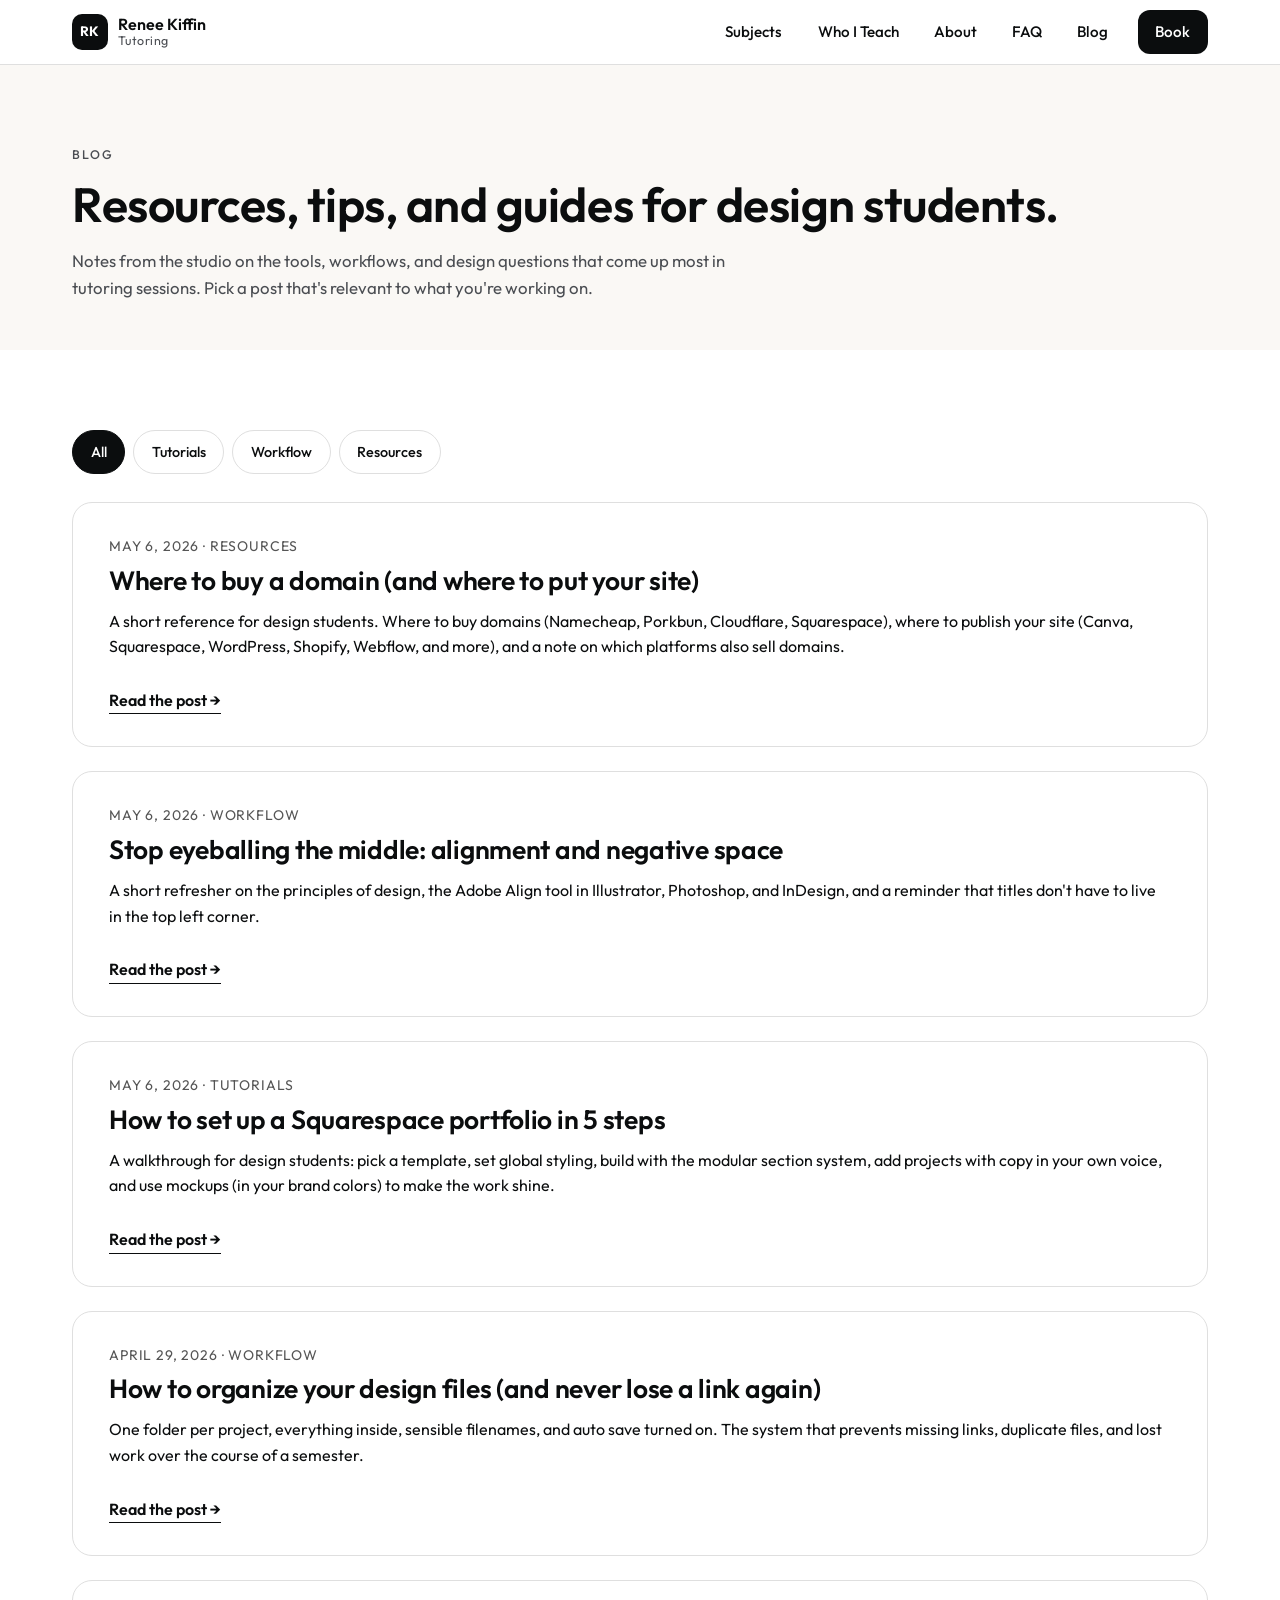
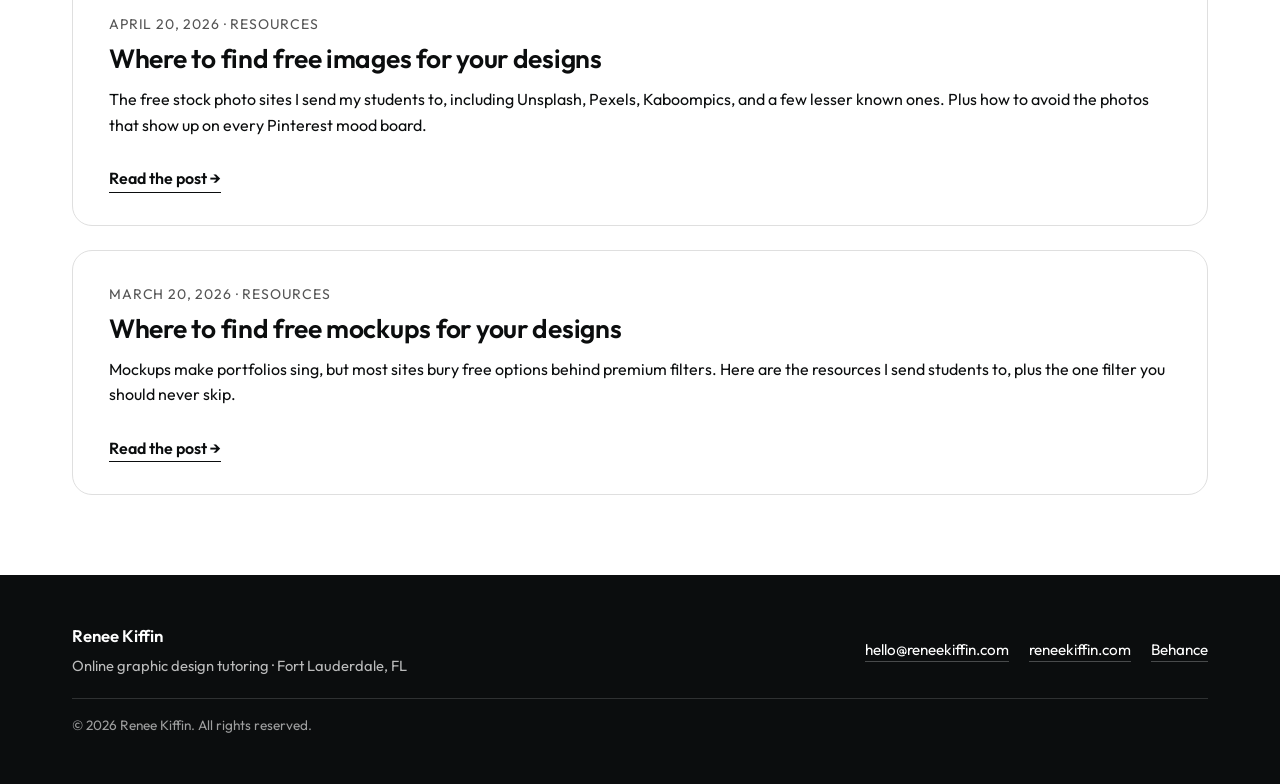
<file: blog/index.html>
<!doctype html>
<html lang="en">
<head>
  <meta charset="utf-8">
  <meta name="viewport" content="width=device-width, initial-scale=1">

  <!-- ===== PRIMARY SEO ===== -->
  <title>Blog | Renee Kiffin Graphic Design Tutoring</title>
  <meta name="description" content="Tutorials, resources, and guides for graphic design students from tutor Renee Kiffin. Tips on Adobe Creative Suite, free design assets, portfolio building, and more.">
  <meta name="author" content="Renee Kiffin">
  <meta name="robots" content="index, follow">
  <link rel="canonical" href="https://YOUR-DOMAIN.com/blog/">

  <!-- ===== OPEN GRAPH ===== -->
  <meta property="og:title" content="Blog | Renee Kiffin Graphic Design Tutoring">
  <meta property="og:description" content="Tutorials, resources, and guides for graphic design students.">
  <meta property="og:url" content="https://YOUR-DOMAIN.com/blog/">
  <meta property="og:type" content="website">
  <meta property="og:image" content="https://YOUR-DOMAIN.com/images/og-image.jpg">
  <meta property="og:locale" content="en_US">

  <!-- ===== TWITTER ===== -->
  <meta name="twitter:card" content="summary_large_image">
  <meta name="twitter:title" content="Blog | Renee Kiffin Graphic Design Tutoring">
  <meta name="twitter:description" content="Tutorials, resources, and guides for graphic design students.">
  <meta name="twitter:image" content="https://YOUR-DOMAIN.com/images/og-image.jpg">

  <!-- ===== FAVICON ===== -->
  <link rel="icon" href="../images/favicon.ico" sizes="any">
  <link rel="apple-touch-icon" href="../images/favicon.ico">

  <!-- ===== FONTS ===== -->
  <link rel="preconnect" href="https://fonts.googleapis.com">
  <link rel="preconnect" href="https://fonts.gstatic.com" crossorigin>
  <link href="https://fonts.googleapis.com/css2?family=Outfit:wght@300;400;500;600;700&display=swap" rel="stylesheet">

  <!-- ===== STYLES ===== -->
  <link rel="stylesheet" href="../styles.css">

  <!-- ===== JSON-LD: BLOG ===== -->
  <script type="application/ld+json">
  {
    "@context": "https://schema.org",
    "@type": "Blog",
    "name": "Renee Kiffin Graphic Design Tutoring Blog",
    "url": "https://YOUR-DOMAIN.com/blog/",
    "description": "Tutorials, resources, and guides for graphic design students.",
    "author": {
      "@type": "Person",
      "name": "Renee Kiffin",
      "url": "https://reneekiffin.com"
    },
    "publisher": {
      "@type": "Person",
      "name": "Renee Kiffin"
    }
  }
  </script>
</head>

<body>

  <!-- ===== SKIP LINK ===== -->
  <a class="skip-link" href="#main">Skip to content</a>

  <!-- ===== STICKY TOP NAV ===== -->
  <header class="site-header" role="banner">
    <div class="container nav-inner">
      <a href="../index.html" class="brand" aria-label="Renee Kiffin home">
        <span class="brand-mark">RK</span>
        <span class="brand-name">Renee Kiffin <span class="brand-sub">Tutoring</span></span>
      </a>

      <button class="nav-toggle" type="button" aria-expanded="false" aria-controls="primary-nav" aria-label="Open menu">
        <span class="nav-toggle-bar"></span>
        <span class="nav-toggle-bar"></span>
        <span class="nav-toggle-bar"></span>
      </button>

      <nav id="primary-nav" class="primary-nav" aria-label="Primary">
        <ul>
          <li><a href="../index.html#subjects">Subjects</a></li>
          <li><a href="../index.html#who">Who I Teach</a></li>
          <li><a href="../index.html#about">About</a></li>
          <li><a href="../index.html#faq">FAQ</a></li>
          <li><a href="./" aria-current="page">Blog</a></li>
          <li><a class="nav-cta" href="../index.html#book">Book</a></li>
        </ul>
      </nav>
    </div>
  </header>

  <main id="main">

    <!-- ===== BLOG HEADER ===== -->
    <section class="section section-cream blog-hero">
      <div class="container">
        <p class="eyebrow">Blog</p>
        <h1>Resources, tips, and guides for design students.</h1>
        <p class="lede">Notes from the studio on the tools, workflows, and design questions that come up most in tutoring sessions. Pick a post that's relevant to what you're working on.</p>
      </div>
    </section>

    <!-- ===== POST LIST =====
         To add a new post:
         1. Copy an existing post file in /blog/ and rename it (use a short, descriptive slug).
         2. Edit the new post's title, date, and content.
         3. Add a new <li> entry below, mirroring the existing markup. Most recent first.
         4. Add the new post URL to /sitemap.xml.
    -->
    <section class="section">
      <div class="container">

        <!-- Filter tabs.
             To add a new category, just add a new <button> with a unique data-filter
             value and tag matching post cards with the same value in data-category. -->
        <div class="post-filter" role="group" aria-label="Filter posts by category">
          <button type="button" class="post-filter-btn is-active" data-filter="all" aria-pressed="true">All</button>
          <button type="button" class="post-filter-btn" data-filter="tutorials" aria-pressed="false">Tutorials</button>
          <button type="button" class="post-filter-btn" data-filter="workflow" aria-pressed="false">Workflow</button>
          <button type="button" class="post-filter-btn" data-filter="resources" aria-pressed="false">Resources</button>
        </div>

        <p class="post-filter-empty" hidden>No posts in that category yet. Check back soon.</p>

        <ul class="post-list">
          <li class="post-card" data-category="resources">
            <article>
              <p class="post-meta"><time datetime="2026-05-06">May 6, 2026</time> &middot; Resources</p>
              <h2><a href="where-to-buy-domains-and-host-your-site.html">Where to buy a domain (and where to put your site)</a></h2>
              <p>A short reference for design students. Where to buy domains (Namecheap, Porkbun, Cloudflare, Squarespace), where to publish your site (Canva, Squarespace, WordPress, Shopify, Webflow, and more), and a note on which platforms also sell domains.</p>
              <p><a class="post-link" href="where-to-buy-domains-and-host-your-site.html">Read the post &rarr;</a></p>
            </article>
          </li>
          <li class="post-card" data-category="workflow">
            <article>
              <p class="post-meta"><time datetime="2026-05-06">May 6, 2026</time> &middot; Workflow</p>
              <h2><a href="alignment-and-negative-space.html">Stop eyeballing the middle: alignment and negative space</a></h2>
              <p>A short refresher on the principles of design, the Adobe Align tool in Illustrator, Photoshop, and InDesign, and a reminder that titles don't have to live in the top left corner.</p>
              <p><a class="post-link" href="alignment-and-negative-space.html">Read the post &rarr;</a></p>
            </article>
          </li>
          <li class="post-card" data-category="tutorials">
            <article>
              <p class="post-meta"><time datetime="2026-05-06">May 6, 2026</time> &middot; Tutorials</p>
              <h2><a href="squarespace-portfolio-in-5-steps.html">How to set up a Squarespace portfolio in 5 steps</a></h2>
              <p>A walkthrough for design students: pick a template, set global styling, build with the modular section system, add projects with copy in your own voice, and use mockups (in your brand colors) to make the work shine.</p>
              <p><a class="post-link" href="squarespace-portfolio-in-5-steps.html">Read the post &rarr;</a></p>
            </article>
          </li>
          <li class="post-card" data-category="workflow">
            <article>
              <p class="post-meta"><time datetime="2026-04-29">April 29, 2026</time> &middot; Workflow</p>
              <h2><a href="file-organization-for-design-students.html">How to organize your design files (and never lose a link again)</a></h2>
              <p>One folder per project, everything inside, sensible filenames, and auto save turned on. The system that prevents missing links, duplicate files, and lost work over the course of a semester.</p>
              <p><a class="post-link" href="file-organization-for-design-students.html">Read the post &rarr;</a></p>
            </article>
          </li>
          <li class="post-card" data-category="resources">
            <article>
              <p class="post-meta"><time datetime="2026-04-20">April 20, 2026</time> &middot; Resources</p>
              <h2><a href="where-to-find-free-images.html">Where to find free images for your designs</a></h2>
              <p>The free stock photo sites I send my students to, including Unsplash, Pexels, Kaboompics, and a few lesser known ones. Plus how to avoid the photos that show up on every Pinterest mood board.</p>
              <p><a class="post-link" href="where-to-find-free-images.html">Read the post &rarr;</a></p>
            </article>
          </li>
          <li class="post-card" data-category="resources">
            <article>
              <p class="post-meta"><time datetime="2026-03-20">March 20, 2026</time> &middot; Resources</p>
              <h2><a href="where-to-find-free-mockups.html">Where to find free mockups for your designs</a></h2>
              <p>Mockups make portfolios sing, but most sites bury free options behind premium filters. Here are the resources I send students to, plus the one filter you should never skip.</p>
              <p><a class="post-link" href="where-to-find-free-mockups.html">Read the post &rarr;</a></p>
            </article>
          </li>
        </ul>
      </div>
    </section>

  </main>

  <!-- ===== FOOTER ===== -->
  <footer class="site-footer" role="contentinfo">
    <div class="container footer-inner">
      <div class="footer-brand">
        <p class="footer-name">Renee Kiffin</p>
        <p class="footer-tag">Online graphic design tutoring &middot; Fort Lauderdale, FL</p>
      </div>
      <ul class="footer-links" aria-label="Renee's other links">
        <li><a href="mailto:hello@reneekiffin.com">hello@reneekiffin.com</a></li>
        <li><a href="https://reneekiffin.com" target="_blank" rel="noopener">reneekiffin.com</a></li>
        <li><a href="https://www.behance.net/ReneeKiffin" target="_blank" rel="noopener">Behance</a></li>
      </ul>
      <p class="footer-copy">&copy; <span id="copyright-year">2026</span> Renee Kiffin. All rights reserved.</p>
    </div>
  </footer>

  <script src="../script.js" defer></script>
</body>
</html>
</file>
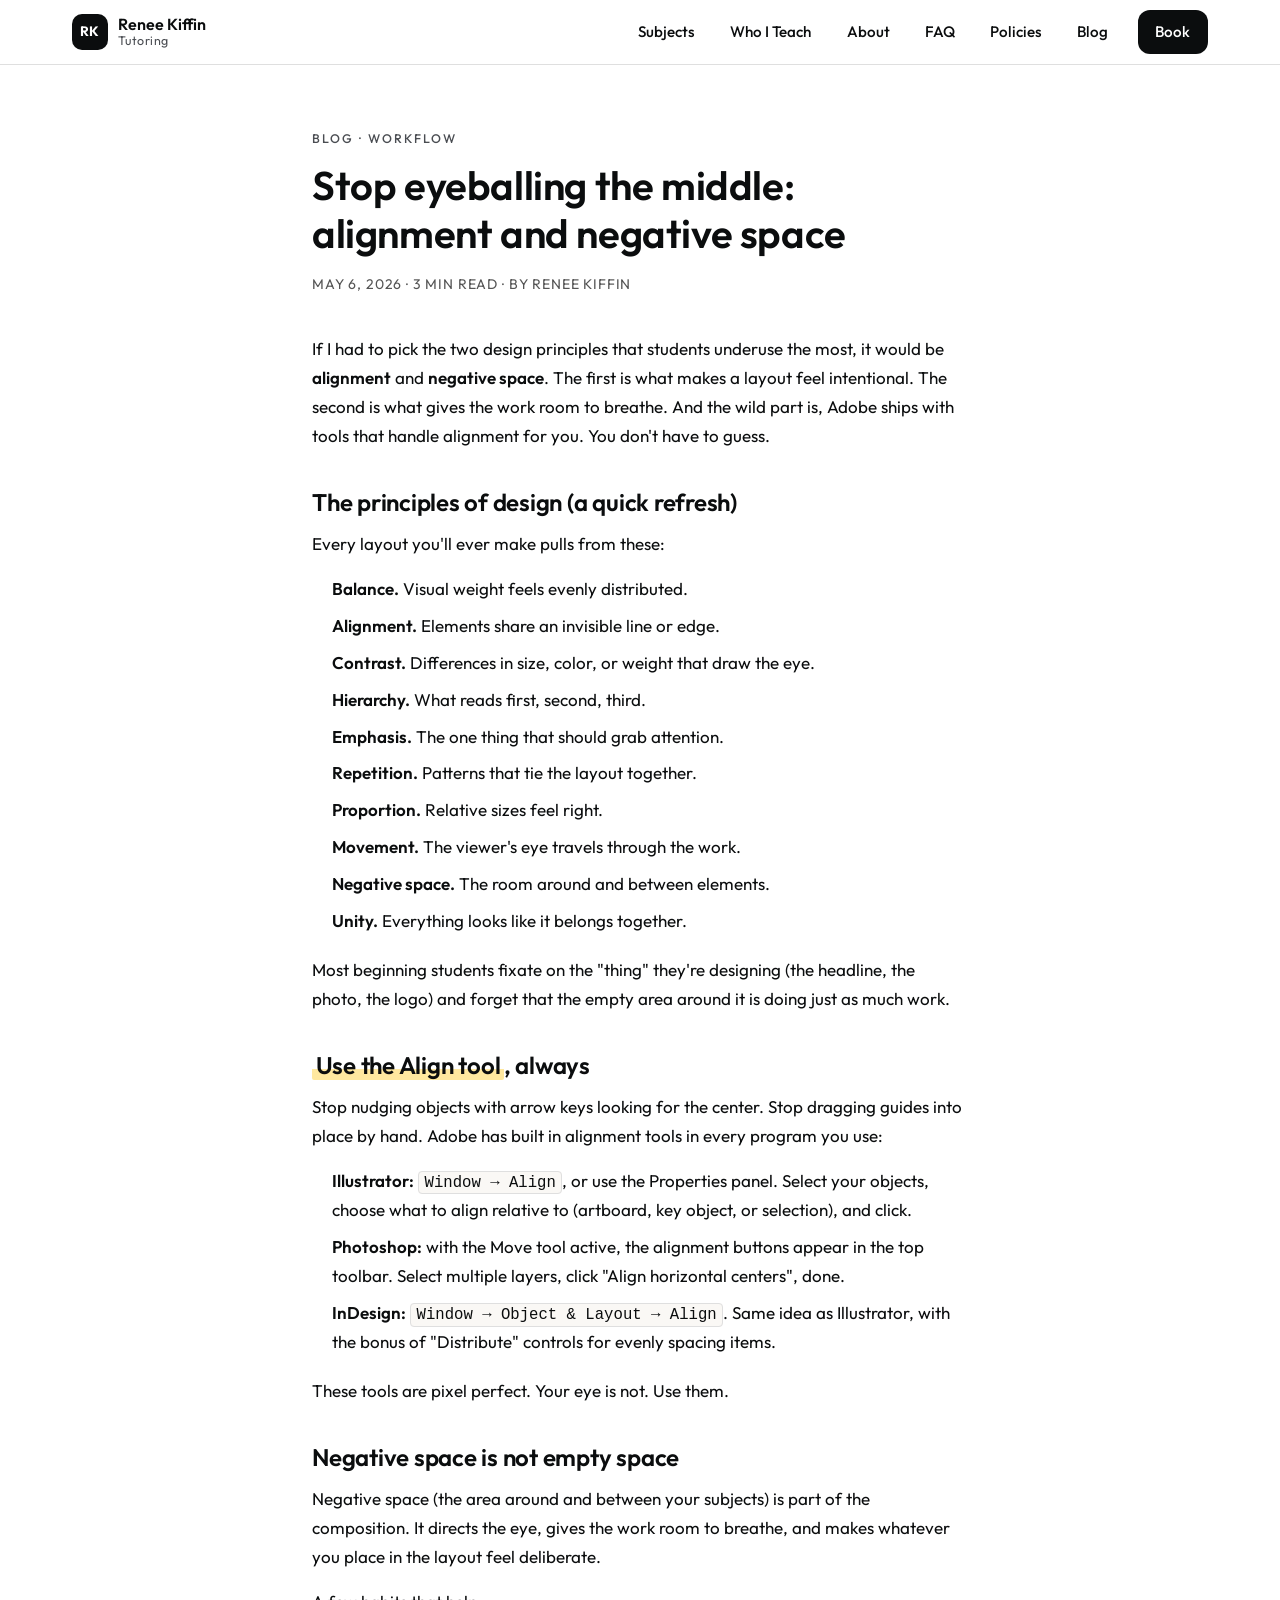
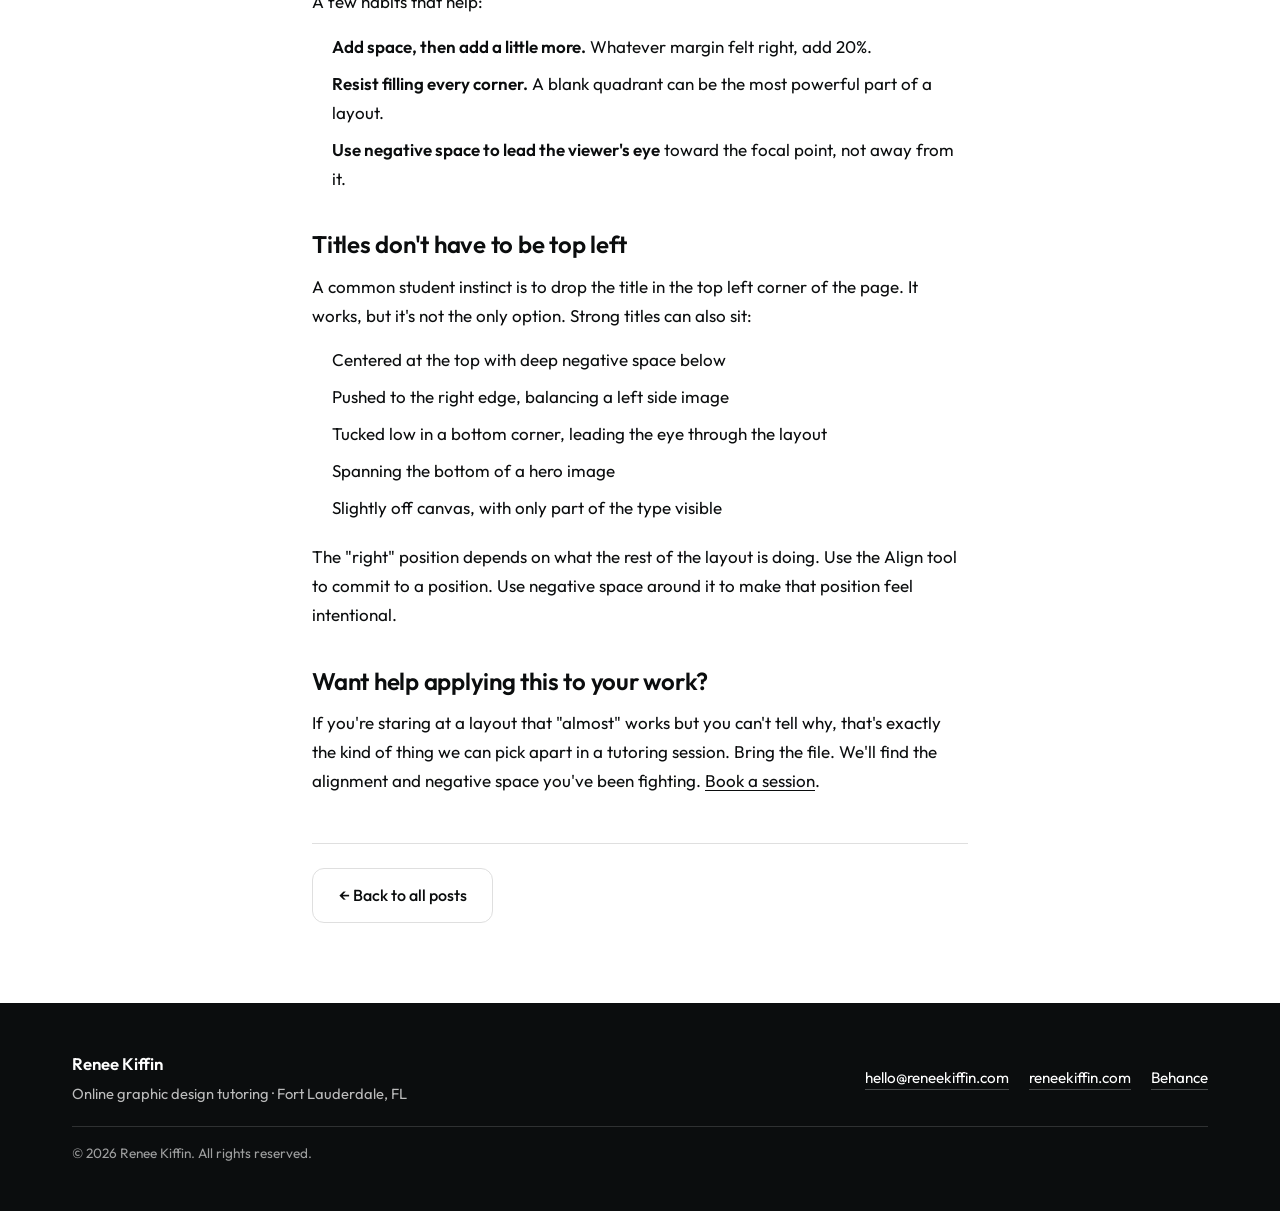
<file: blog/alignment-and-negative-space.html>
<!doctype html>
<html lang="en">
<head>
  <meta charset="utf-8">
  <meta name="viewport" content="width=device-width, initial-scale=1">

  <!-- ===== PRIMARY SEO ===== -->
  <title>Stop Eyeballing the Middle: Alignment and Negative Space | Renee Kiffin Tutoring</title>
  <meta name="description" content="A short guide to alignment, negative space, and the principles of design every student should be using. Plus how to use the Adobe Align tool in Illustrator, Photoshop, and InDesign instead of guessing.">
  <meta name="keywords" content="alignment in design, negative space in design, principles of design, Adobe Align tool, Illustrator align, Photoshop align, InDesign align, design layout principles">
  <meta name="author" content="Renee Kiffin">
  <meta name="robots" content="index, follow">
  <link rel="canonical" href="https://YOUR-DOMAIN.com/blog/alignment-and-negative-space.html">

  <!-- ===== OPEN GRAPH ===== -->
  <meta property="og:title" content="Stop Eyeballing the Middle: Alignment and Negative Space">
  <meta property="og:description" content="A short guide to alignment, negative space, and the Adobe Align tool every design student should be using.">
  <meta property="og:url" content="https://YOUR-DOMAIN.com/blog/alignment-and-negative-space.html">
  <meta property="og:type" content="article">
  <meta property="og:image" content="https://YOUR-DOMAIN.com/images/og-image.jpg">
  <meta property="og:locale" content="en_US">
  <meta property="article:published_time" content="2026-05-06">
  <meta property="article:author" content="Renee Kiffin">
  <meta property="article:section" content="Workflow">

  <!-- ===== TWITTER ===== -->
  <meta name="twitter:card" content="summary_large_image">
  <meta name="twitter:title" content="Stop Eyeballing the Middle: Alignment and Negative Space">
  <meta name="twitter:description" content="A short guide to alignment, negative space, and the Adobe Align tool.">
  <meta name="twitter:image" content="https://YOUR-DOMAIN.com/images/og-image.jpg">

  <!-- ===== FAVICON ===== -->
  <link rel="icon" href="../images/favicon.ico" sizes="any">
  <link rel="apple-touch-icon" href="../images/favicon.ico">

  <!-- ===== FONTS ===== -->
  <link rel="preconnect" href="https://fonts.googleapis.com">
  <link rel="preconnect" href="https://fonts.gstatic.com" crossorigin>
  <link href="https://fonts.googleapis.com/css2?family=Outfit:wght@300;400;500;600;700&display=swap" rel="stylesheet">

  <!-- ===== STYLES ===== -->
  <link rel="stylesheet" href="../styles.css">

  <!-- ===== JSON-LD: BLOGPOSTING ===== -->
  <script type="application/ld+json">
  {
    "@context": "https://schema.org",
    "@type": "BlogPosting",
    "headline": "Stop Eyeballing the Middle: Alignment and Negative Space",
    "description": "A short guide to alignment, negative space, and the Adobe Align tool every design student should be using.",
    "datePublished": "2026-05-06",
    "dateModified": "2026-05-06",
    "author": {
      "@type": "Person",
      "name": "Renee Kiffin",
      "url": "https://reneekiffin.com"
    },
    "publisher": {
      "@type": "Person",
      "name": "Renee Kiffin"
    },
    "mainEntityOfPage": {
      "@type": "WebPage",
      "@id": "https://YOUR-DOMAIN.com/blog/alignment-and-negative-space.html"
    },
    "image": "https://YOUR-DOMAIN.com/images/og-image.jpg",
    "keywords": "alignment, negative space, principles of design, Adobe Align tool"
  }
  </script>
</head>

<body>

  <!-- ===== SKIP LINK ===== -->
  <a class="skip-link" href="#main">Skip to content</a>

  <!-- ===== STICKY TOP NAV ===== -->
  <header class="site-header" role="banner">
    <div class="container nav-inner">
      <a href="../index.html" class="brand" aria-label="Renee Kiffin home">
        <span class="brand-mark">RK</span>
        <span class="brand-name">Renee Kiffin <span class="brand-sub">Tutoring</span></span>
      </a>

      <button class="nav-toggle" type="button" aria-expanded="false" aria-controls="primary-nav" aria-label="Open menu">
        <span class="nav-toggle-bar"></span>
        <span class="nav-toggle-bar"></span>
        <span class="nav-toggle-bar"></span>
      </button>

      <nav id="primary-nav" class="primary-nav" aria-label="Primary">
        <ul>
          <li><a href="../index.html#subjects">Subjects</a></li>
          <li><a href="../index.html#who">Who I Teach</a></li>
          <li><a href="../index.html#about">About</a></li>
          <li><a href="../index.html#faq">FAQ</a></li>
          <li><a href="../index.html#policies">Policies</a></li>
          <li><a href="./" aria-current="page">Blog</a></li>
          <li><a class="nav-cta" href="../index.html#book">Book</a></li>
        </ul>
      </nav>
    </div>
  </header>

  <main id="main">

    <!-- ===== ARTICLE ===== -->
    <article class="post-article">
      <div class="container post-container">
        <header class="post-header">
          <p class="eyebrow"><a href="./">Blog</a> &middot; Workflow</p>
          <h1>Stop eyeballing the middle: alignment and negative space</h1>
          <p class="post-meta"><time datetime="2026-05-06">May 6, 2026</time> &middot; 3 min read &middot; by Renee Kiffin</p>
        </header>

        <div class="post-prose">
          <p>If I had to pick the two design principles that students underuse the most, it would be <strong>alignment</strong> and <strong>negative space</strong>. The first is what makes a layout feel intentional. The second is what gives the work room to breathe. And the wild part is, Adobe ships with tools that handle alignment for you. You don't have to guess.</p>

          <h2>The principles of design (a quick refresh)</h2>

          <p>Every layout you'll ever make pulls from these:</p>
          <ul>
            <li><strong>Balance.</strong> Visual weight feels evenly distributed.</li>
            <li><strong>Alignment.</strong> Elements share an invisible line or edge.</li>
            <li><strong>Contrast.</strong> Differences in size, color, or weight that draw the eye.</li>
            <li><strong>Hierarchy.</strong> What reads first, second, third.</li>
            <li><strong>Emphasis.</strong> The one thing that should grab attention.</li>
            <li><strong>Repetition.</strong> Patterns that tie the layout together.</li>
            <li><strong>Proportion.</strong> Relative sizes feel right.</li>
            <li><strong>Movement.</strong> The viewer's eye travels through the work.</li>
            <li><strong>Negative space.</strong> The room around and between elements.</li>
            <li><strong>Unity.</strong> Everything looks like it belongs together.</li>
          </ul>

          <p>Most beginning students fixate on the "thing" they're designing (the headline, the photo, the logo) and forget that the empty area around it is doing just as much work.</p>

          <h2><span class="highlight">Use the Align tool</span>, always</h2>

          <p>Stop nudging objects with arrow keys looking for the center. Stop dragging guides into place by hand. Adobe has built in alignment tools in every program you use:</p>
          <ul>
            <li><strong>Illustrator:</strong> <code>Window &rarr; Align</code>, or use the Properties panel. Select your objects, choose what to align relative to (artboard, key object, or selection), and click.</li>
            <li><strong>Photoshop:</strong> with the Move tool active, the alignment buttons appear in the top toolbar. Select multiple layers, click "Align horizontal centers", done.</li>
            <li><strong>InDesign:</strong> <code>Window &rarr; Object &amp; Layout &rarr; Align</code>. Same idea as Illustrator, with the bonus of "Distribute" controls for evenly spacing items.</li>
          </ul>

          <p>These tools are pixel perfect. Your eye is not. Use them.</p>

          <h2>Negative space is not empty space</h2>

          <p>Negative space (the area around and between your subjects) is part of the composition. It directs the eye, gives the work room to breathe, and makes whatever you place in the layout feel deliberate.</p>

          <p>A few habits that help:</p>
          <ol>
            <li><strong>Add space, then add a little more.</strong> Whatever margin felt right, add 20%.</li>
            <li><strong>Resist filling every corner.</strong> A blank quadrant can be the most powerful part of a layout.</li>
            <li><strong>Use negative space to lead the viewer's eye</strong> toward the focal point, not away from it.</li>
          </ol>

          <h2>Titles don't have to be top left</h2>

          <p>A common student instinct is to drop the title in the top left corner of the page. It works, but it's not the only option. Strong titles can also sit:</p>
          <ul>
            <li>Centered at the top with deep negative space below</li>
            <li>Pushed to the right edge, balancing a left side image</li>
            <li>Tucked low in a bottom corner, leading the eye through the layout</li>
            <li>Spanning the bottom of a hero image</li>
            <li>Slightly off canvas, with only part of the type visible</li>
          </ul>

          <p>The "right" position depends on what the rest of the layout is doing. Use the Align tool to commit to a position. Use negative space around it to make that position feel intentional.</p>

          <h2>Want help applying this to your work?</h2>

          <p>If you're staring at a layout that "almost" works but you can't tell why, that's exactly the kind of thing we can pick apart in a tutoring session. Bring the file. We'll find the alignment and negative space you've been fighting. <a href="../index.html#book">Book a session</a>.</p>
        </div>

        <footer class="post-footer">
          <p><a class="btn btn-ghost" href="./">&larr; Back to all posts</a></p>
        </footer>
      </div>
    </article>

  </main>

  <!-- ===== FOOTER ===== -->
  <footer class="site-footer" role="contentinfo">
    <div class="container footer-inner">
      <div class="footer-brand">
        <p class="footer-name">Renee Kiffin</p>
        <p class="footer-tag">Online graphic design tutoring &middot; Fort Lauderdale, FL</p>
      </div>
      <ul class="footer-links" aria-label="Renee's other links">
        <li><a href="mailto:hello@reneekiffin.com">hello@reneekiffin.com</a></li>
        <li><a href="https://reneekiffin.com" target="_blank" rel="noopener">reneekiffin.com</a></li>
        <li><a href="https://www.behance.net/ReneeKiffin" target="_blank" rel="noopener">Behance</a></li>
      </ul>
      <p class="footer-copy">&copy; <span id="copyright-year">2026</span> Renee Kiffin. All rights reserved.</p>
    </div>
  </footer>

  <script src="../script.js" defer></script>
</body>
</html>
</file>
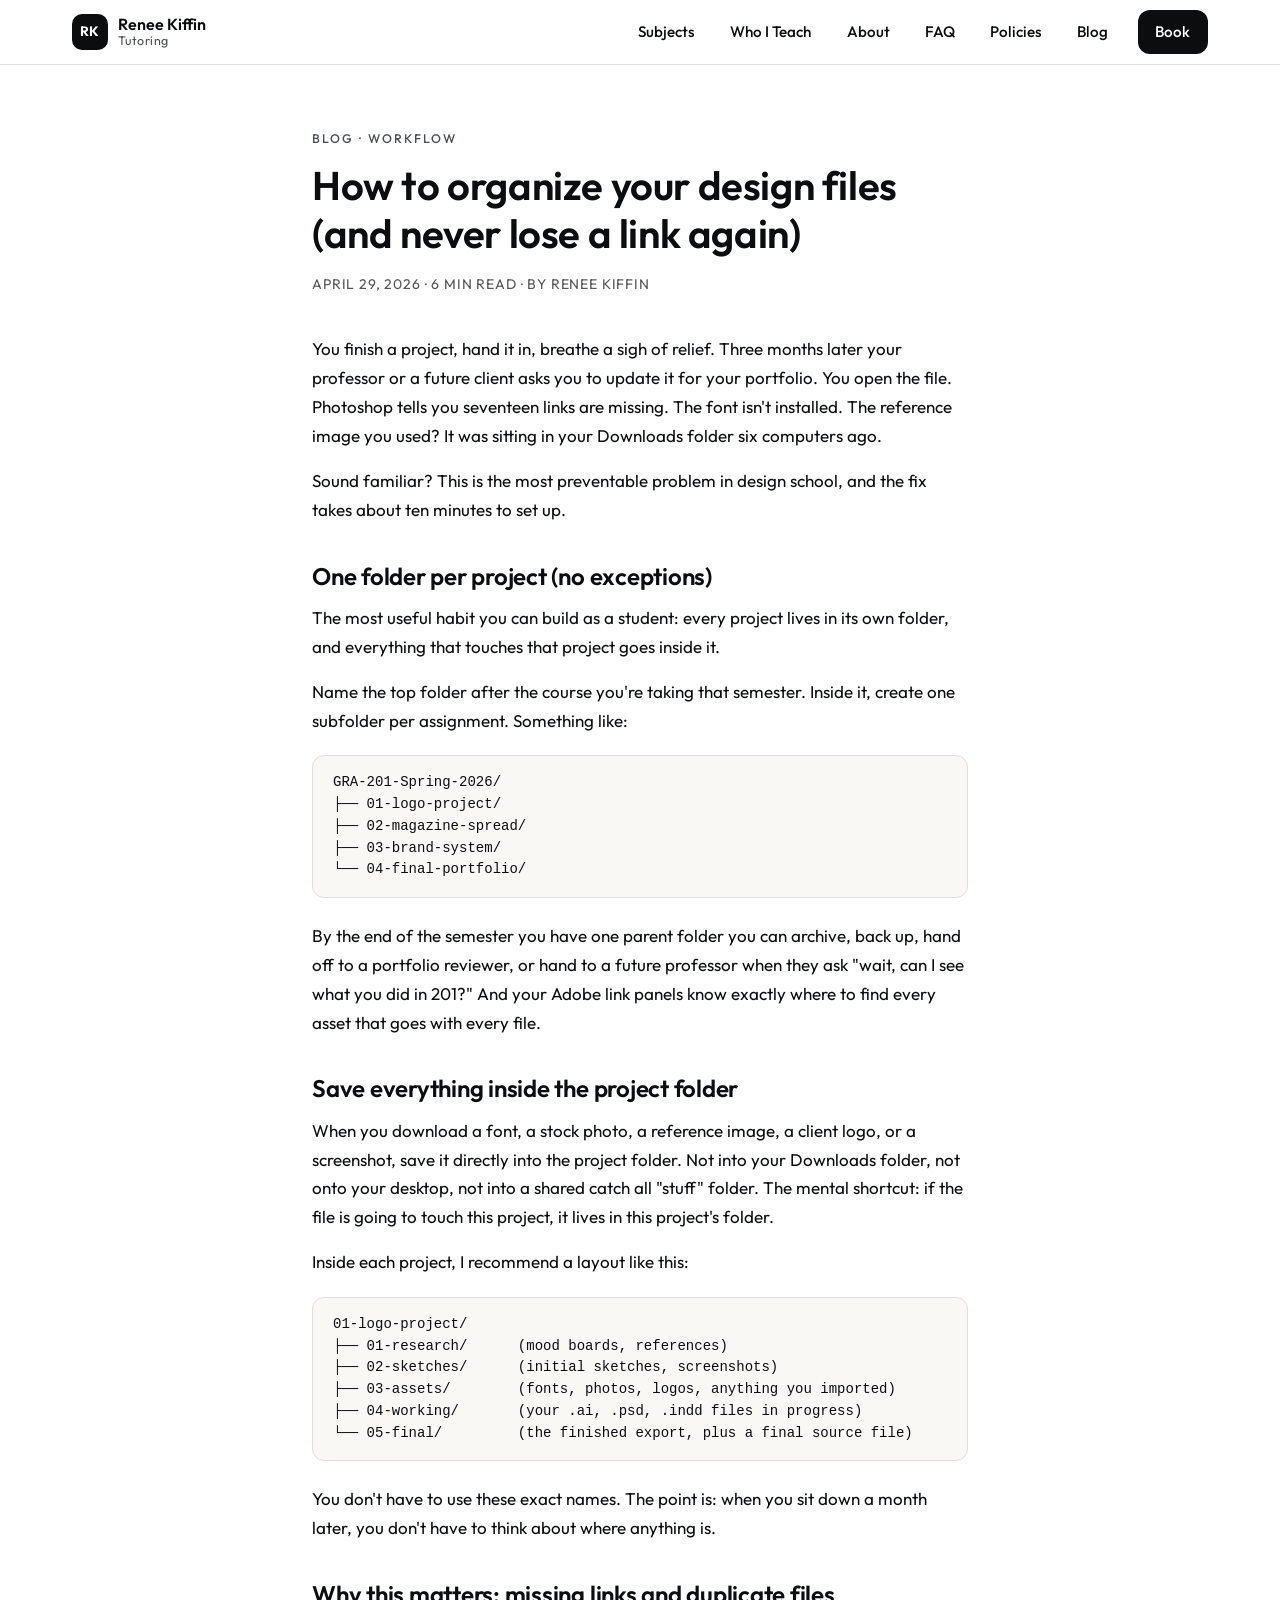
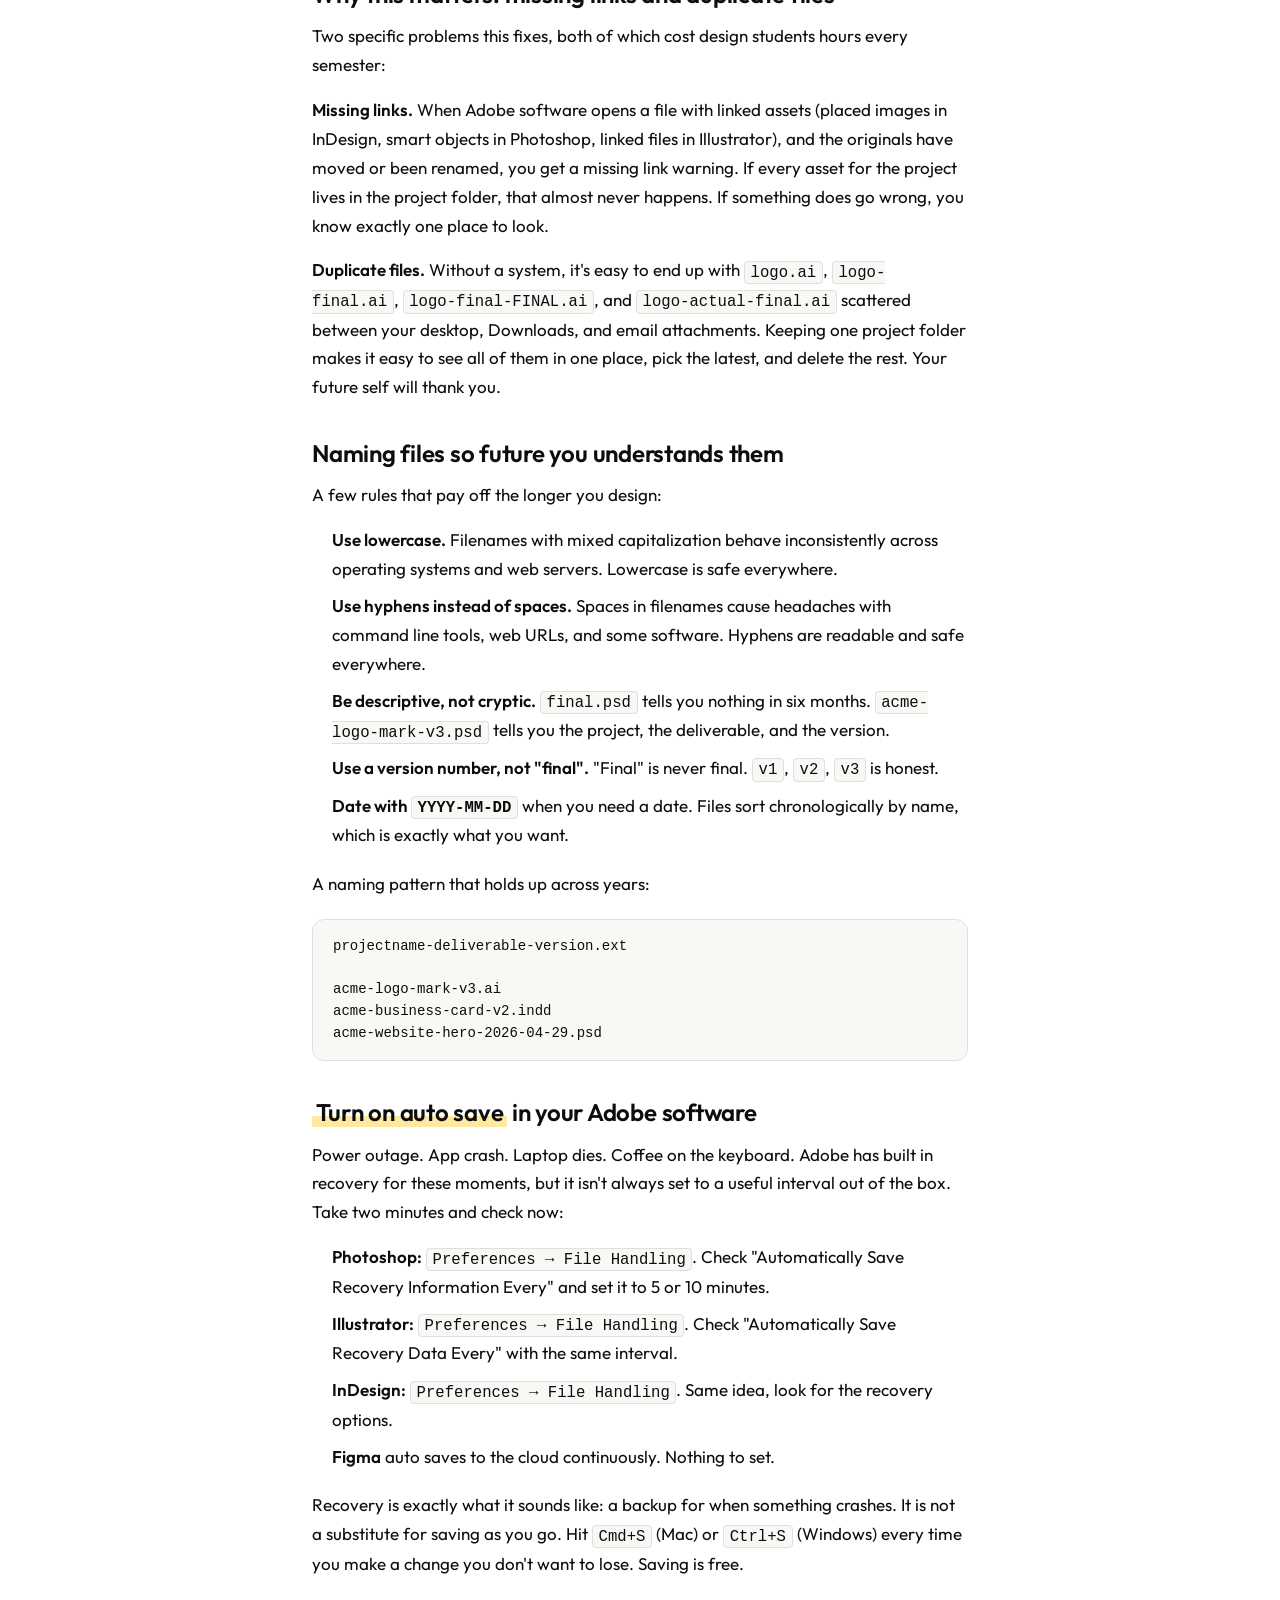
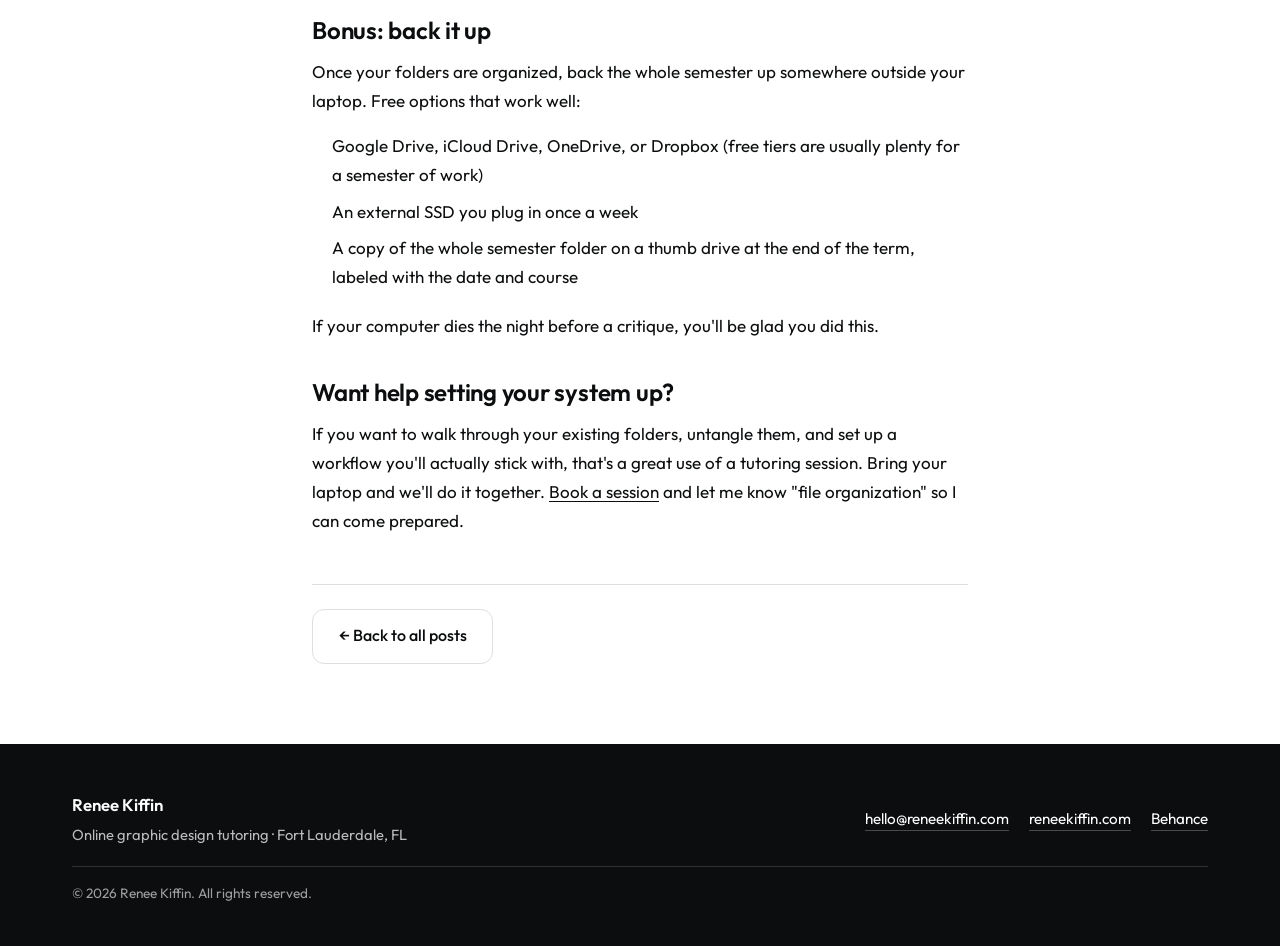
<file: blog/file-organization-for-design-students.html>
<!doctype html>
<html lang="en">
<head>
  <meta charset="utf-8">
  <meta name="viewport" content="width=device-width, initial-scale=1">

  <!-- ===== PRIMARY SEO ===== -->
  <title>How to Organize Your Design Files (and Never Lose a Link Again) | Renee Kiffin Tutoring</title>
  <meta name="description" content="A graphic design tutor's system for organizing project folders, naming files, and turning on auto save in Adobe Photoshop, Illustrator, and InDesign. Save yourself hours.">
  <meta name="keywords" content="file organization for designers, design student folder structure, file naming best practices, Adobe auto save, Photoshop auto save, Illustrator auto save, InDesign auto save, project folder organization, missing links Photoshop, design school workflow">
  <meta name="author" content="Renee Kiffin">
  <meta name="robots" content="index, follow">
  <link rel="canonical" href="https://YOUR-DOMAIN.com/blog/file-organization-for-design-students.html">

  <!-- ===== OPEN GRAPH ===== -->
  <meta property="og:title" content="How to Organize Your Design Files (and Never Lose a Link Again)">
  <meta property="og:description" content="A folder structure, file naming convention, and auto save setup that will save you hours over a semester.">
  <meta property="og:url" content="https://YOUR-DOMAIN.com/blog/file-organization-for-design-students.html">
  <meta property="og:type" content="article">
  <meta property="og:image" content="https://YOUR-DOMAIN.com/images/og-image.jpg">
  <meta property="og:locale" content="en_US">
  <meta property="article:published_time" content="2026-04-29">
  <meta property="article:author" content="Renee Kiffin">
  <meta property="article:section" content="Workflow">

  <!-- ===== TWITTER ===== -->
  <meta name="twitter:card" content="summary_large_image">
  <meta name="twitter:title" content="How to Organize Your Design Files (and Never Lose a Link Again)">
  <meta name="twitter:description" content="A folder structure, file naming convention, and auto save setup that will save you hours over a semester.">
  <meta name="twitter:image" content="https://YOUR-DOMAIN.com/images/og-image.jpg">

  <!-- ===== FAVICON ===== -->
  <link rel="icon" href="../images/favicon.ico" sizes="any">
  <link rel="apple-touch-icon" href="../images/favicon.ico">

  <!-- ===== FONTS ===== -->
  <link rel="preconnect" href="https://fonts.googleapis.com">
  <link rel="preconnect" href="https://fonts.gstatic.com" crossorigin>
  <link href="https://fonts.googleapis.com/css2?family=Outfit:wght@300;400;500;600;700&display=swap" rel="stylesheet">

  <!-- ===== STYLES ===== -->
  <link rel="stylesheet" href="../styles.css">

  <!-- ===== JSON-LD: BLOGPOSTING ===== -->
  <script type="application/ld+json">
  {
    "@context": "https://schema.org",
    "@type": "BlogPosting",
    "headline": "How to Organize Your Design Files (and Never Lose a Link Again)",
    "description": "A folder structure, file naming convention, and auto save setup that will save design students hours over a semester.",
    "datePublished": "2026-04-29",
    "dateModified": "2026-04-29",
    "author": {
      "@type": "Person",
      "name": "Renee Kiffin",
      "url": "https://reneekiffin.com"
    },
    "publisher": {
      "@type": "Person",
      "name": "Renee Kiffin"
    },
    "mainEntityOfPage": {
      "@type": "WebPage",
      "@id": "https://YOUR-DOMAIN.com/blog/file-organization-for-design-students.html"
    },
    "image": "https://YOUR-DOMAIN.com/images/og-image.jpg",
    "keywords": "file organization, file naming, project folders, Adobe auto save, design student workflow"
  }
  </script>
</head>

<body>

  <!-- ===== SKIP LINK ===== -->
  <a class="skip-link" href="#main">Skip to content</a>

  <!-- ===== STICKY TOP NAV ===== -->
  <header class="site-header" role="banner">
    <div class="container nav-inner">
      <a href="../index.html" class="brand" aria-label="Renee Kiffin home">
        <span class="brand-mark">RK</span>
        <span class="brand-name">Renee Kiffin <span class="brand-sub">Tutoring</span></span>
      </a>

      <button class="nav-toggle" type="button" aria-expanded="false" aria-controls="primary-nav" aria-label="Open menu">
        <span class="nav-toggle-bar"></span>
        <span class="nav-toggle-bar"></span>
        <span class="nav-toggle-bar"></span>
      </button>

      <nav id="primary-nav" class="primary-nav" aria-label="Primary">
        <ul>
          <li><a href="../index.html#subjects">Subjects</a></li>
          <li><a href="../index.html#who">Who I Teach</a></li>
          <li><a href="../index.html#about">About</a></li>
          <li><a href="../index.html#faq">FAQ</a></li>
          <li><a href="../index.html#policies">Policies</a></li>
          <li><a href="./" aria-current="page">Blog</a></li>
          <li><a class="nav-cta" href="../index.html#book">Book</a></li>
        </ul>
      </nav>
    </div>
  </header>

  <main id="main">

    <!-- ===== ARTICLE ===== -->
    <article class="post-article">
      <div class="container post-container">
        <header class="post-header">
          <p class="eyebrow"><a href="./">Blog</a> &middot; Workflow</p>
          <h1>How to organize your design files (and never lose a link again)</h1>
          <p class="post-meta"><time datetime="2026-04-29">April 29, 2026</time> &middot; 6 min read &middot; by Renee Kiffin</p>
        </header>

        <div class="post-prose">
          <p>You finish a project, hand it in, breathe a sigh of relief. Three months later your professor or a future client asks you to update it for your portfolio. You open the file. Photoshop tells you seventeen links are missing. The font isn't installed. The reference image you used? It was sitting in your Downloads folder six computers ago.</p>

          <p>Sound familiar? This is the most preventable problem in design school, and the fix takes about ten minutes to set up.</p>

          <h2>One folder per project (no exceptions)</h2>

          <p>The most useful habit you can build as a student: every project lives in its own folder, and everything that touches that project goes inside it.</p>

          <p>Name the top folder after the course you're taking that semester. Inside it, create one subfolder per assignment. Something like:</p>

<pre><code>GRA-201-Spring-2026/
├── 01-logo-project/
├── 02-magazine-spread/
├── 03-brand-system/
└── 04-final-portfolio/</code></pre>

          <p>By the end of the semester you have one parent folder you can archive, back up, hand off to a portfolio reviewer, or hand to a future professor when they ask "wait, can I see what you did in 201?" And your Adobe link panels know exactly where to find every asset that goes with every file.</p>

          <h2>Save everything inside the project folder</h2>

          <p>When you download a font, a stock photo, a reference image, a client logo, or a screenshot, save it directly into the project folder. Not into your Downloads folder, not onto your desktop, not into a shared catch all "stuff" folder. The mental shortcut: if the file is going to touch this project, it lives in this project's folder.</p>

          <p>Inside each project, I recommend a layout like this:</p>

<pre><code>01-logo-project/
├── 01-research/      (mood boards, references)
├── 02-sketches/      (initial sketches, screenshots)
├── 03-assets/        (fonts, photos, logos, anything you imported)
├── 04-working/       (your .ai, .psd, .indd files in progress)
└── 05-final/         (the finished export, plus a final source file)</code></pre>

          <p>You don't have to use these exact names. The point is: when you sit down a month later, you don't have to think about where anything is.</p>

          <h2>Why this matters: missing links and duplicate files</h2>

          <p>Two specific problems this fixes, both of which cost design students hours every semester:</p>

          <p><strong>Missing links.</strong> When Adobe software opens a file with linked assets (placed images in InDesign, smart objects in Photoshop, linked files in Illustrator), and the originals have moved or been renamed, you get a missing link warning. If every asset for the project lives in the project folder, that almost never happens. If something does go wrong, you know exactly one place to look.</p>

          <p><strong>Duplicate files.</strong> Without a system, it's easy to end up with <code>logo.ai</code>, <code>logo-final.ai</code>, <code>logo-final-FINAL.ai</code>, and <code>logo-actual-final.ai</code> scattered between your desktop, Downloads, and email attachments. Keeping one project folder makes it easy to see all of them in one place, pick the latest, and delete the rest. Your future self will thank you.</p>

          <h2>Naming files so future you understands them</h2>

          <p>A few rules that pay off the longer you design:</p>
          <ol>
            <li><strong>Use lowercase.</strong> Filenames with mixed capitalization behave inconsistently across operating systems and web servers. Lowercase is safe everywhere.</li>
            <li><strong>Use hyphens instead of spaces.</strong> Spaces in filenames cause headaches with command line tools, web URLs, and some software. Hyphens are readable and safe everywhere.</li>
            <li><strong>Be descriptive, not cryptic.</strong> <code>final.psd</code> tells you nothing in six months. <code>acme-logo-mark-v3.psd</code> tells you the project, the deliverable, and the version.</li>
            <li><strong>Use a version number, not "final".</strong> "Final" is never final. <code>v1</code>, <code>v2</code>, <code>v3</code> is honest.</li>
            <li><strong>Date with <code>YYYY-MM-DD</code></strong> when you need a date. Files sort chronologically by name, which is exactly what you want.</li>
          </ol>

          <p>A naming pattern that holds up across years:</p>

<pre><code>projectname-deliverable-version.ext

acme-logo-mark-v3.ai
acme-business-card-v2.indd
acme-website-hero-2026-04-29.psd</code></pre>

          <h2><span class="highlight">Turn on auto save</span> in your Adobe software</h2>

          <p>Power outage. App crash. Laptop dies. Coffee on the keyboard. Adobe has built in recovery for these moments, but it isn't always set to a useful interval out of the box. Take two minutes and check now:</p>

          <ul>
            <li><strong>Photoshop:</strong> <code>Preferences &rarr; File Handling</code>. Check "Automatically Save Recovery Information Every" and set it to 5 or 10 minutes.</li>
            <li><strong>Illustrator:</strong> <code>Preferences &rarr; File Handling</code>. Check "Automatically Save Recovery Data Every" with the same interval.</li>
            <li><strong>InDesign:</strong> <code>Preferences &rarr; File Handling</code>. Same idea, look for the recovery options.</li>
            <li><strong>Figma</strong> auto saves to the cloud continuously. Nothing to set.</li>
          </ul>

          <p>Recovery is exactly what it sounds like: a backup for when something crashes. It is not a substitute for saving as you go. Hit <code>Cmd+S</code> (Mac) or <code>Ctrl+S</code> (Windows) every time you make a change you don't want to lose. Saving is free.</p>

          <h2>Bonus: back it up</h2>

          <p>Once your folders are organized, back the whole semester up somewhere outside your laptop. Free options that work well:</p>

          <ul>
            <li>Google Drive, iCloud Drive, OneDrive, or Dropbox (free tiers are usually plenty for a semester of work)</li>
            <li>An external SSD you plug in once a week</li>
            <li>A copy of the whole semester folder on a thumb drive at the end of the term, labeled with the date and course</li>
          </ul>

          <p>If your computer dies the night before a critique, you'll be glad you did this.</p>

          <h2>Want help setting your system up?</h2>

          <p>If you want to walk through your existing folders, untangle them, and set up a workflow you'll actually stick with, that's a great use of a tutoring session. Bring your laptop and we'll do it together. <a href="../index.html#book">Book a session</a> and let me know "file organization" so I can come prepared.</p>
        </div>

        <footer class="post-footer">
          <p><a class="btn btn-ghost" href="./">&larr; Back to all posts</a></p>
        </footer>
      </div>
    </article>

  </main>

  <!-- ===== FOOTER ===== -->
  <footer class="site-footer" role="contentinfo">
    <div class="container footer-inner">
      <div class="footer-brand">
        <p class="footer-name">Renee Kiffin</p>
        <p class="footer-tag">Online graphic design tutoring &middot; Fort Lauderdale, FL</p>
      </div>
      <ul class="footer-links" aria-label="Renee's other links">
        <li><a href="mailto:hello@reneekiffin.com">hello@reneekiffin.com</a></li>
        <li><a href="https://reneekiffin.com" target="_blank" rel="noopener">reneekiffin.com</a></li>
        <li><a href="https://www.behance.net/ReneeKiffin" target="_blank" rel="noopener">Behance</a></li>
      </ul>
      <p class="footer-copy">&copy; <span id="copyright-year">2026</span> Renee Kiffin. All rights reserved.</p>
    </div>
  </footer>

  <script src="../script.js" defer></script>
</body>
</html>
</file>
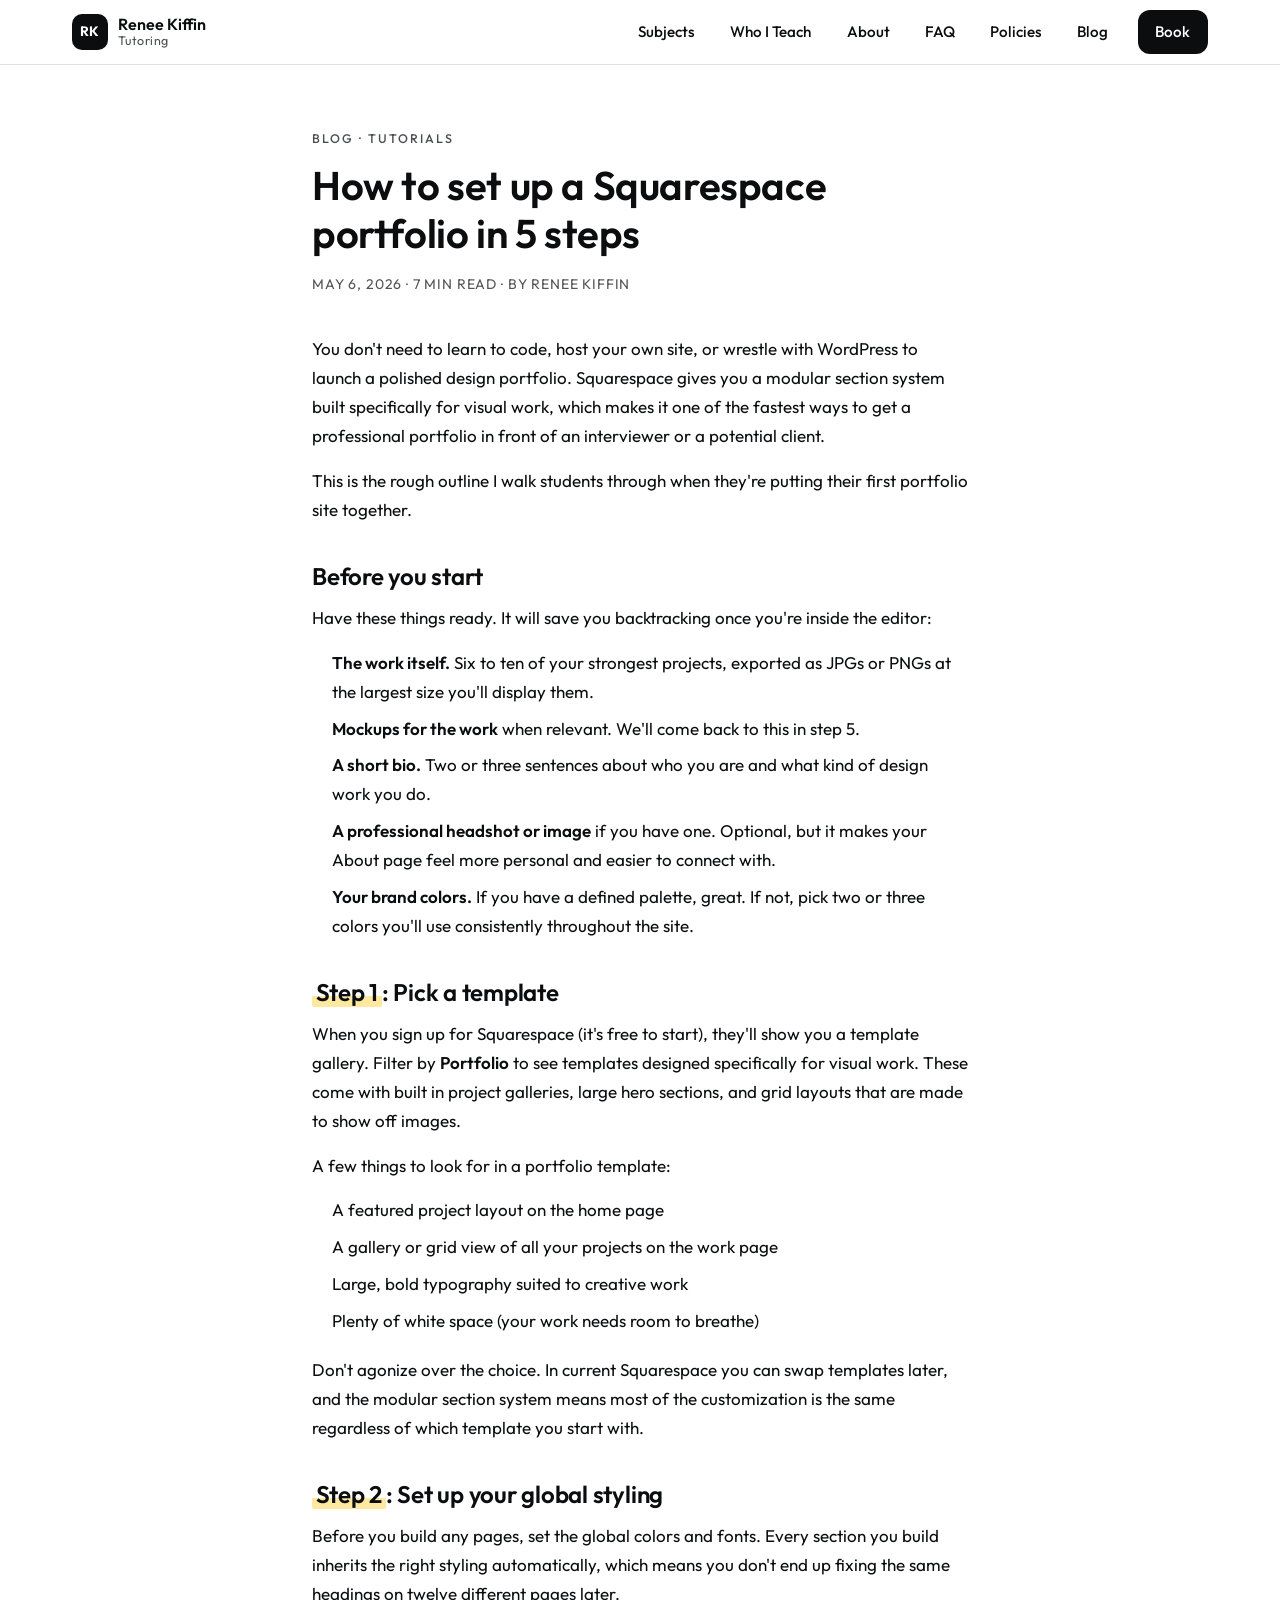
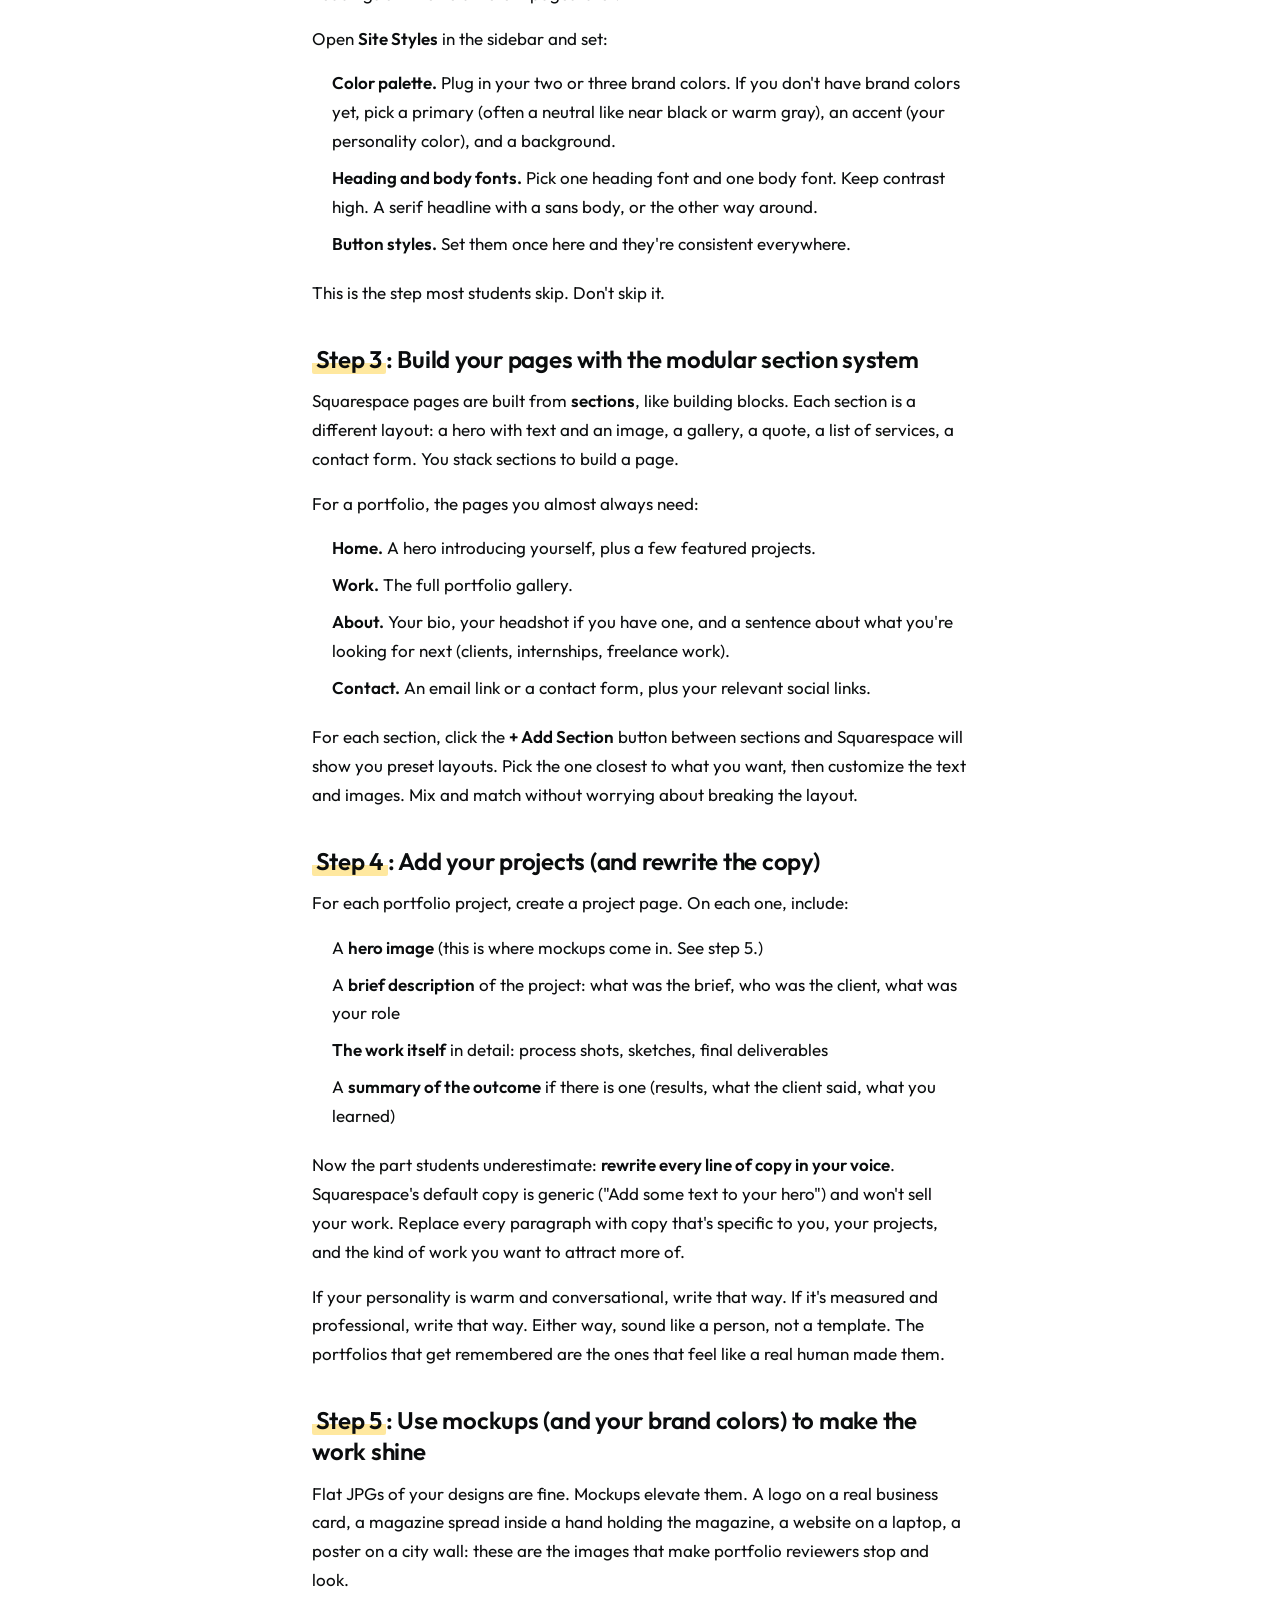
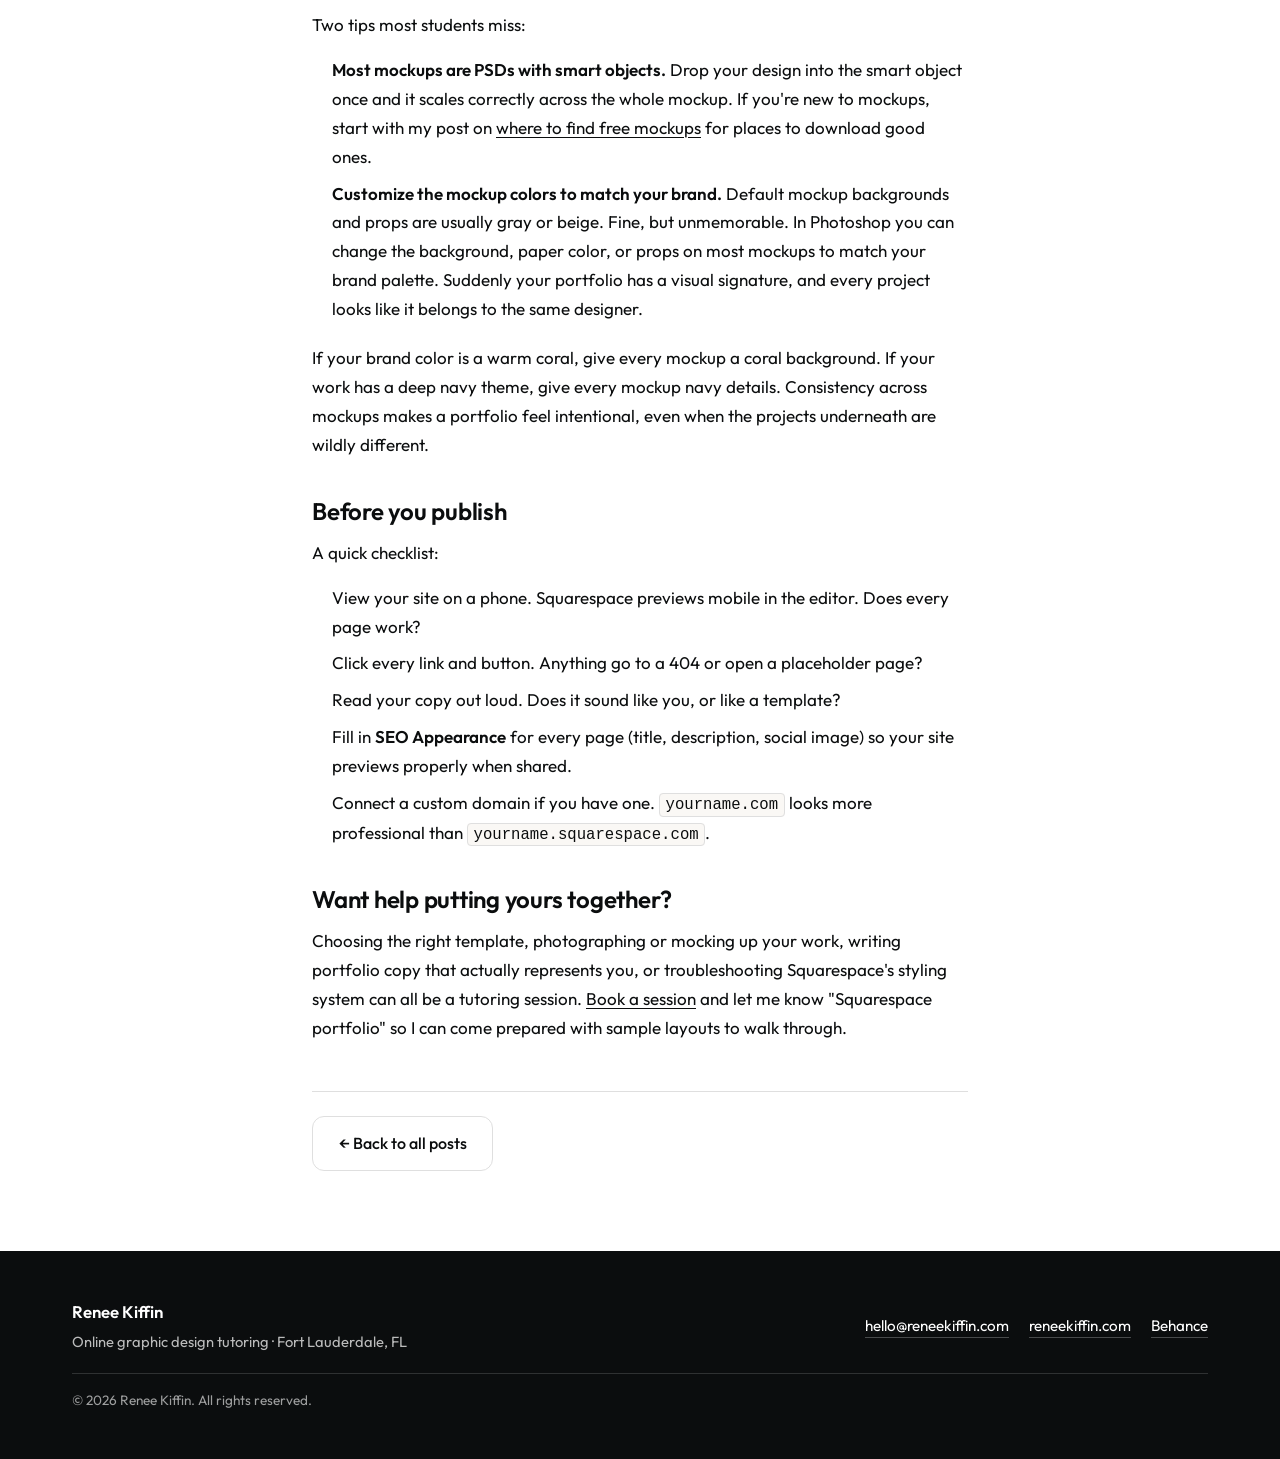
<file: blog/squarespace-portfolio-in-5-steps.html>
<!doctype html>
<html lang="en">
<head>
  <meta charset="utf-8">
  <meta name="viewport" content="width=device-width, initial-scale=1">

  <!-- ===== PRIMARY SEO ===== -->
  <title>How to Set Up a Squarespace Portfolio in 5 Steps | Renee Kiffin Tutoring</title>
  <meta name="description" content="A graphic design tutor's 5 step guide to setting up a Squarespace portfolio for interviews and clients. Pick a template, set global styles, build modular pages, add projects, and use mockups in your brand colors.">
  <meta name="keywords" content="Squarespace portfolio, design portfolio Squarespace, how to build a portfolio website, Squarespace tutorial, design student portfolio, online portfolio for designers, Squarespace template, Squarespace sections">
  <meta name="author" content="Renee Kiffin">
  <meta name="robots" content="index, follow">
  <link rel="canonical" href="https://YOUR-DOMAIN.com/blog/squarespace-portfolio-in-5-steps.html">

  <!-- ===== OPEN GRAPH ===== -->
  <meta property="og:title" content="How to Set Up a Squarespace Portfolio in 5 Steps">
  <meta property="og:description" content="A graphic design tutor's 5 step guide to launching a polished Squarespace portfolio for interviews and clients.">
  <meta property="og:url" content="https://YOUR-DOMAIN.com/blog/squarespace-portfolio-in-5-steps.html">
  <meta property="og:type" content="article">
  <meta property="og:image" content="https://YOUR-DOMAIN.com/images/og-image.jpg">
  <meta property="og:locale" content="en_US">
  <meta property="article:published_time" content="2026-05-06">
  <meta property="article:author" content="Renee Kiffin">
  <meta property="article:section" content="Tutorials">

  <!-- ===== TWITTER ===== -->
  <meta name="twitter:card" content="summary_large_image">
  <meta name="twitter:title" content="How to Set Up a Squarespace Portfolio in 5 Steps">
  <meta name="twitter:description" content="A graphic design tutor's 5 step guide to launching a polished Squarespace portfolio.">
  <meta name="twitter:image" content="https://YOUR-DOMAIN.com/images/og-image.jpg">

  <!-- ===== FAVICON ===== -->
  <link rel="icon" href="../images/favicon.ico" sizes="any">
  <link rel="apple-touch-icon" href="../images/favicon.ico">

  <!-- ===== FONTS ===== -->
  <link rel="preconnect" href="https://fonts.googleapis.com">
  <link rel="preconnect" href="https://fonts.gstatic.com" crossorigin>
  <link href="https://fonts.googleapis.com/css2?family=Outfit:wght@300;400;500;600;700&display=swap" rel="stylesheet">

  <!-- ===== STYLES ===== -->
  <link rel="stylesheet" href="../styles.css">

  <!-- ===== JSON-LD: BLOGPOSTING ===== -->
  <script type="application/ld+json">
  {
    "@context": "https://schema.org",
    "@type": "BlogPosting",
    "headline": "How to Set Up a Squarespace Portfolio in 5 Steps",
    "description": "A graphic design tutor's 5 step guide to launching a polished Squarespace portfolio for interviews and clients.",
    "datePublished": "2026-05-06",
    "dateModified": "2026-05-06",
    "author": {
      "@type": "Person",
      "name": "Renee Kiffin",
      "url": "https://reneekiffin.com"
    },
    "publisher": {
      "@type": "Person",
      "name": "Renee Kiffin"
    },
    "mainEntityOfPage": {
      "@type": "WebPage",
      "@id": "https://YOUR-DOMAIN.com/blog/squarespace-portfolio-in-5-steps.html"
    },
    "image": "https://YOUR-DOMAIN.com/images/og-image.jpg",
    "keywords": "Squarespace portfolio, design portfolio, Squarespace tutorial, online portfolio"
  }
  </script>
</head>

<body>

  <!-- ===== SKIP LINK ===== -->
  <a class="skip-link" href="#main">Skip to content</a>

  <!-- ===== STICKY TOP NAV ===== -->
  <header class="site-header" role="banner">
    <div class="container nav-inner">
      <a href="../index.html" class="brand" aria-label="Renee Kiffin home">
        <span class="brand-mark">RK</span>
        <span class="brand-name">Renee Kiffin <span class="brand-sub">Tutoring</span></span>
      </a>

      <button class="nav-toggle" type="button" aria-expanded="false" aria-controls="primary-nav" aria-label="Open menu">
        <span class="nav-toggle-bar"></span>
        <span class="nav-toggle-bar"></span>
        <span class="nav-toggle-bar"></span>
      </button>

      <nav id="primary-nav" class="primary-nav" aria-label="Primary">
        <ul>
          <li><a href="../index.html#subjects">Subjects</a></li>
          <li><a href="../index.html#who">Who I Teach</a></li>
          <li><a href="../index.html#about">About</a></li>
          <li><a href="../index.html#faq">FAQ</a></li>
          <li><a href="../index.html#policies">Policies</a></li>
          <li><a href="./" aria-current="page">Blog</a></li>
          <li><a class="nav-cta" href="../index.html#book">Book</a></li>
        </ul>
      </nav>
    </div>
  </header>

  <main id="main">

    <!-- ===== ARTICLE ===== -->
    <article class="post-article">
      <div class="container post-container">
        <header class="post-header">
          <p class="eyebrow"><a href="./">Blog</a> &middot; Tutorials</p>
          <h1>How to set up a Squarespace portfolio in 5 steps</h1>
          <p class="post-meta"><time datetime="2026-05-06">May 6, 2026</time> &middot; 7 min read &middot; by Renee Kiffin</p>
        </header>

        <div class="post-prose">
          <p>You don't need to learn to code, host your own site, or wrestle with WordPress to launch a polished design portfolio. Squarespace gives you a modular section system built specifically for visual work, which makes it one of the fastest ways to get a professional portfolio in front of an interviewer or a potential client.</p>

          <p>This is the rough outline I walk students through when they're putting their first portfolio site together.</p>

          <h2>Before you start</h2>

          <p>Have these things ready. It will save you backtracking once you're inside the editor:</p>
          <ul>
            <li><strong>The work itself.</strong> Six to ten of your strongest projects, exported as JPGs or PNGs at the largest size you'll display them.</li>
            <li><strong>Mockups for the work</strong> when relevant. We'll come back to this in step 5.</li>
            <li><strong>A short bio.</strong> Two or three sentences about who you are and what kind of design work you do.</li>
            <li><strong>A professional headshot or image</strong> if you have one. Optional, but it makes your About page feel more personal and easier to connect with.</li>
            <li><strong>Your brand colors.</strong> If you have a defined palette, great. If not, pick two or three colors you'll use consistently throughout the site.</li>
          </ul>

          <h2><span class="highlight">Step 1</span>: Pick a template</h2>

          <p>When you sign up for Squarespace (it's free to start), they'll show you a template gallery. Filter by <strong>Portfolio</strong> to see templates designed specifically for visual work. These come with built in project galleries, large hero sections, and grid layouts that are made to show off images.</p>

          <p>A few things to look for in a portfolio template:</p>
          <ul>
            <li>A featured project layout on the home page</li>
            <li>A gallery or grid view of all your projects on the work page</li>
            <li>Large, bold typography suited to creative work</li>
            <li>Plenty of white space (your work needs room to breathe)</li>
          </ul>

          <p>Don't agonize over the choice. In current Squarespace you can swap templates later, and the modular section system means most of the customization is the same regardless of which template you start with.</p>

          <h2><span class="highlight">Step 2</span>: Set up your global styling</h2>

          <p>Before you build any pages, set the global colors and fonts. Every section you build inherits the right styling automatically, which means you don't end up fixing the same headings on twelve different pages later.</p>

          <p>Open <strong>Site Styles</strong> in the sidebar and set:</p>
          <ul>
            <li><strong>Color palette.</strong> Plug in your two or three brand colors. If you don't have brand colors yet, pick a primary (often a neutral like near black or warm gray), an accent (your personality color), and a background.</li>
            <li><strong>Heading and body fonts.</strong> Pick one heading font and one body font. Keep contrast high. A serif headline with a sans body, or the other way around.</li>
            <li><strong>Button styles.</strong> Set them once here and they're consistent everywhere.</li>
          </ul>

          <p>This is the step most students skip. Don't skip it.</p>

          <h2><span class="highlight">Step 3</span>: Build your pages with the modular section system</h2>

          <p>Squarespace pages are built from <strong>sections</strong>, like building blocks. Each section is a different layout: a hero with text and an image, a gallery, a quote, a list of services, a contact form. You stack sections to build a page.</p>

          <p>For a portfolio, the pages you almost always need:</p>
          <ul>
            <li><strong>Home.</strong> A hero introducing yourself, plus a few featured projects.</li>
            <li><strong>Work.</strong> The full portfolio gallery.</li>
            <li><strong>About.</strong> Your bio, your headshot if you have one, and a sentence about what you're looking for next (clients, internships, freelance work).</li>
            <li><strong>Contact.</strong> An email link or a contact form, plus your relevant social links.</li>
          </ul>

          <p>For each section, click the <strong>+ Add Section</strong> button between sections and Squarespace will show you preset layouts. Pick the one closest to what you want, then customize the text and images. Mix and match without worrying about breaking the layout.</p>

          <h2><span class="highlight">Step 4</span>: Add your projects (and rewrite the copy)</h2>

          <p>For each portfolio project, create a project page. On each one, include:</p>
          <ol>
            <li>A <strong>hero image</strong> (this is where mockups come in. See step 5.)</li>
            <li>A <strong>brief description</strong> of the project: what was the brief, who was the client, what was your role</li>
            <li><strong>The work itself</strong> in detail: process shots, sketches, final deliverables</li>
            <li>A <strong>summary of the outcome</strong> if there is one (results, what the client said, what you learned)</li>
          </ol>

          <p>Now the part students underestimate: <strong>rewrite every line of copy in your voice</strong>. Squarespace's default copy is generic ("Add some text to your hero") and won't sell your work. Replace every paragraph with copy that's specific to you, your projects, and the kind of work you want to attract more of.</p>

          <p>If your personality is warm and conversational, write that way. If it's measured and professional, write that way. Either way, sound like a person, not a template. The portfolios that get remembered are the ones that feel like a real human made them.</p>

          <h2><span class="highlight">Step 5</span>: Use mockups (and your brand colors) to make the work shine</h2>

          <p>Flat JPGs of your designs are fine. Mockups elevate them. A logo on a real business card, a magazine spread inside a hand holding the magazine, a website on a laptop, a poster on a city wall: these are the images that make portfolio reviewers stop and look.</p>

          <p>Two tips most students miss:</p>
          <ol>
            <li><strong>Most mockups are PSDs with smart objects.</strong> Drop your design into the smart object once and it scales correctly across the whole mockup. If you're new to mockups, start with my post on <a href="where-to-find-free-mockups.html">where to find free mockups</a> for places to download good ones.</li>
            <li><strong>Customize the mockup colors to match your brand.</strong> Default mockup backgrounds and props are usually gray or beige. Fine, but unmemorable. In Photoshop you can change the background, paper color, or props on most mockups to match your brand palette. Suddenly your portfolio has a visual signature, and every project looks like it belongs to the same designer.</li>
          </ol>

          <p>If your brand color is a warm coral, give every mockup a coral background. If your work has a deep navy theme, give every mockup navy details. Consistency across mockups makes a portfolio feel intentional, even when the projects underneath are wildly different.</p>

          <h2>Before you publish</h2>

          <p>A quick checklist:</p>
          <ol>
            <li>View your site on a phone. Squarespace previews mobile in the editor. Does every page work?</li>
            <li>Click every link and button. Anything go to a 404 or open a placeholder page?</li>
            <li>Read your copy out loud. Does it sound like you, or like a template?</li>
            <li>Fill in <strong>SEO Appearance</strong> for every page (title, description, social image) so your site previews properly when shared.</li>
            <li>Connect a custom domain if you have one. <code>yourname.com</code> looks more professional than <code>yourname.squarespace.com</code>.</li>
          </ol>

          <h2>Want help putting yours together?</h2>

          <p>Choosing the right template, photographing or mocking up your work, writing portfolio copy that actually represents you, or troubleshooting Squarespace's styling system can all be a tutoring session. <a href="../index.html#book">Book a session</a> and let me know "Squarespace portfolio" so I can come prepared with sample layouts to walk through.</p>
        </div>

        <footer class="post-footer">
          <p><a class="btn btn-ghost" href="./">&larr; Back to all posts</a></p>
        </footer>
      </div>
    </article>

  </main>

  <!-- ===== FOOTER ===== -->
  <footer class="site-footer" role="contentinfo">
    <div class="container footer-inner">
      <div class="footer-brand">
        <p class="footer-name">Renee Kiffin</p>
        <p class="footer-tag">Online graphic design tutoring &middot; Fort Lauderdale, FL</p>
      </div>
      <ul class="footer-links" aria-label="Renee's other links">
        <li><a href="mailto:hello@reneekiffin.com">hello@reneekiffin.com</a></li>
        <li><a href="https://reneekiffin.com" target="_blank" rel="noopener">reneekiffin.com</a></li>
        <li><a href="https://www.behance.net/ReneeKiffin" target="_blank" rel="noopener">Behance</a></li>
      </ul>
      <p class="footer-copy">&copy; <span id="copyright-year">2026</span> Renee Kiffin. All rights reserved.</p>
    </div>
  </footer>

  <script src="../script.js" defer></script>
</body>
</html>
</file>
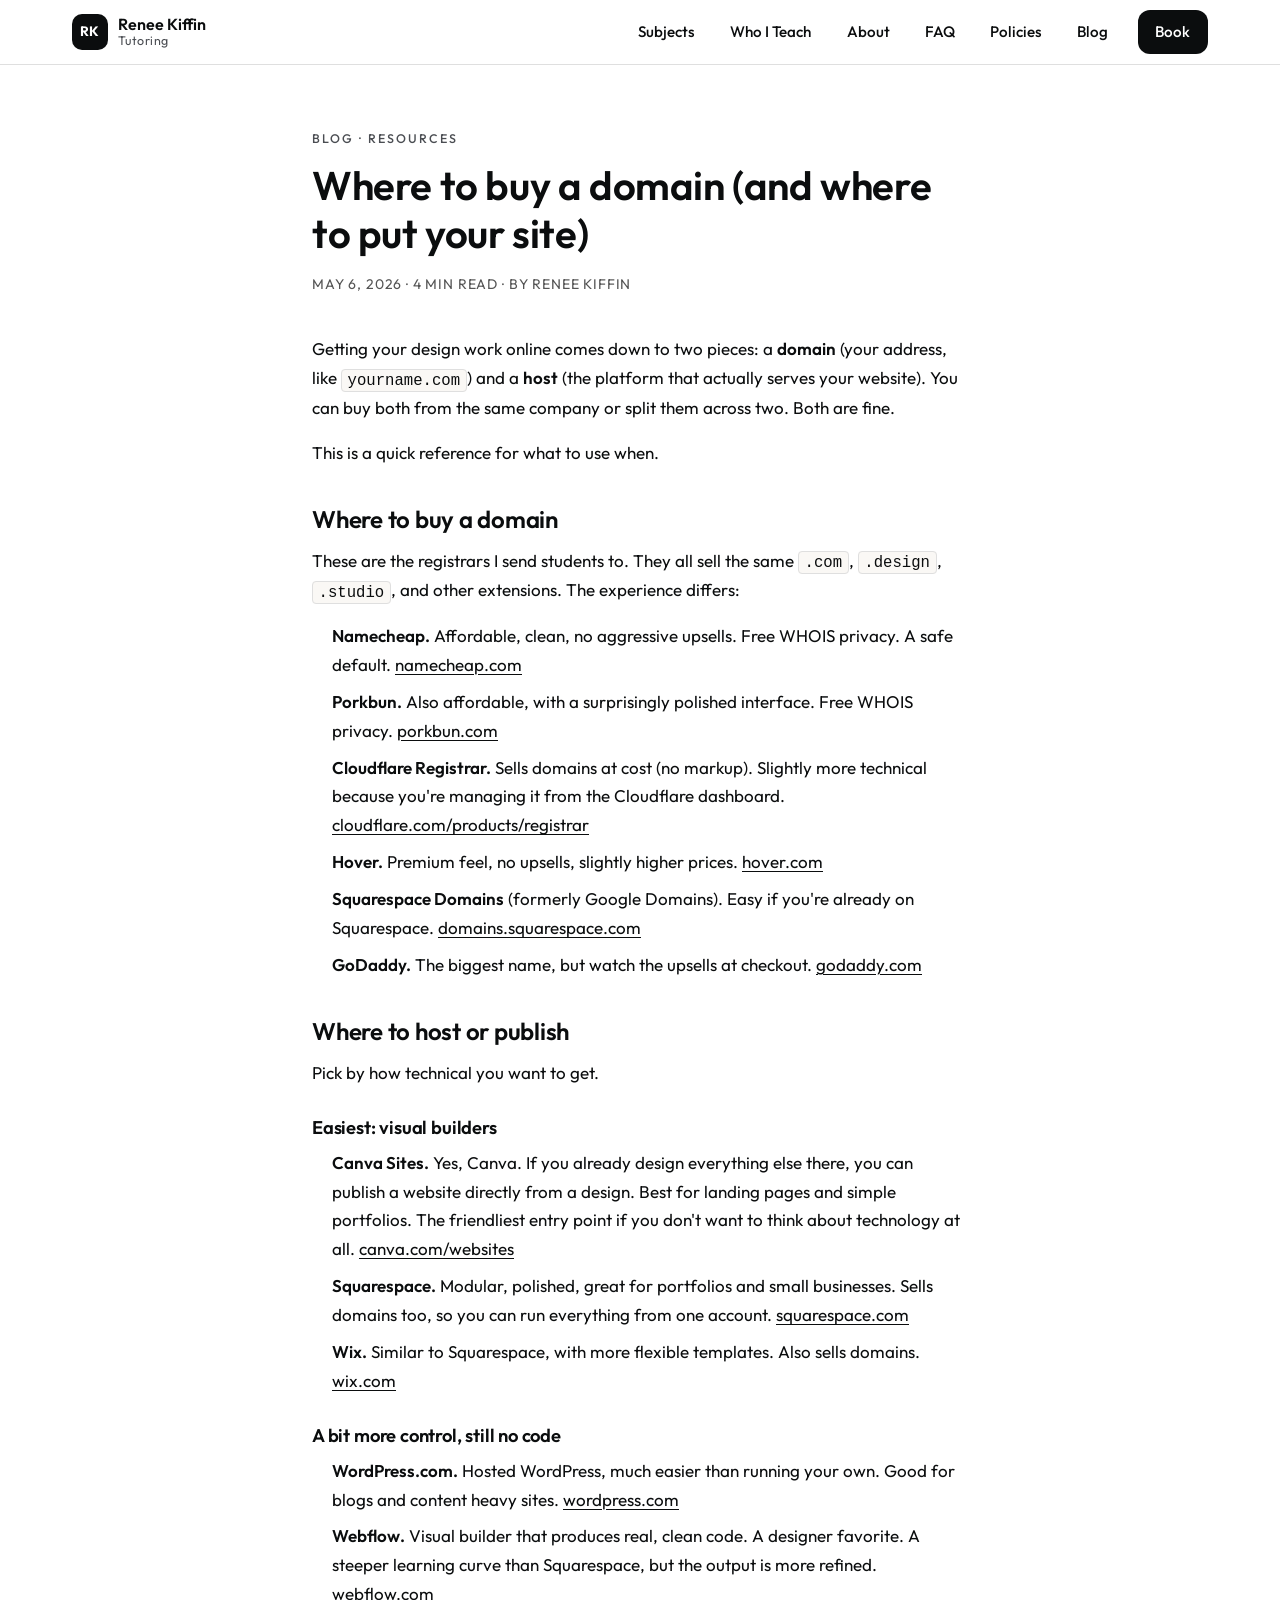
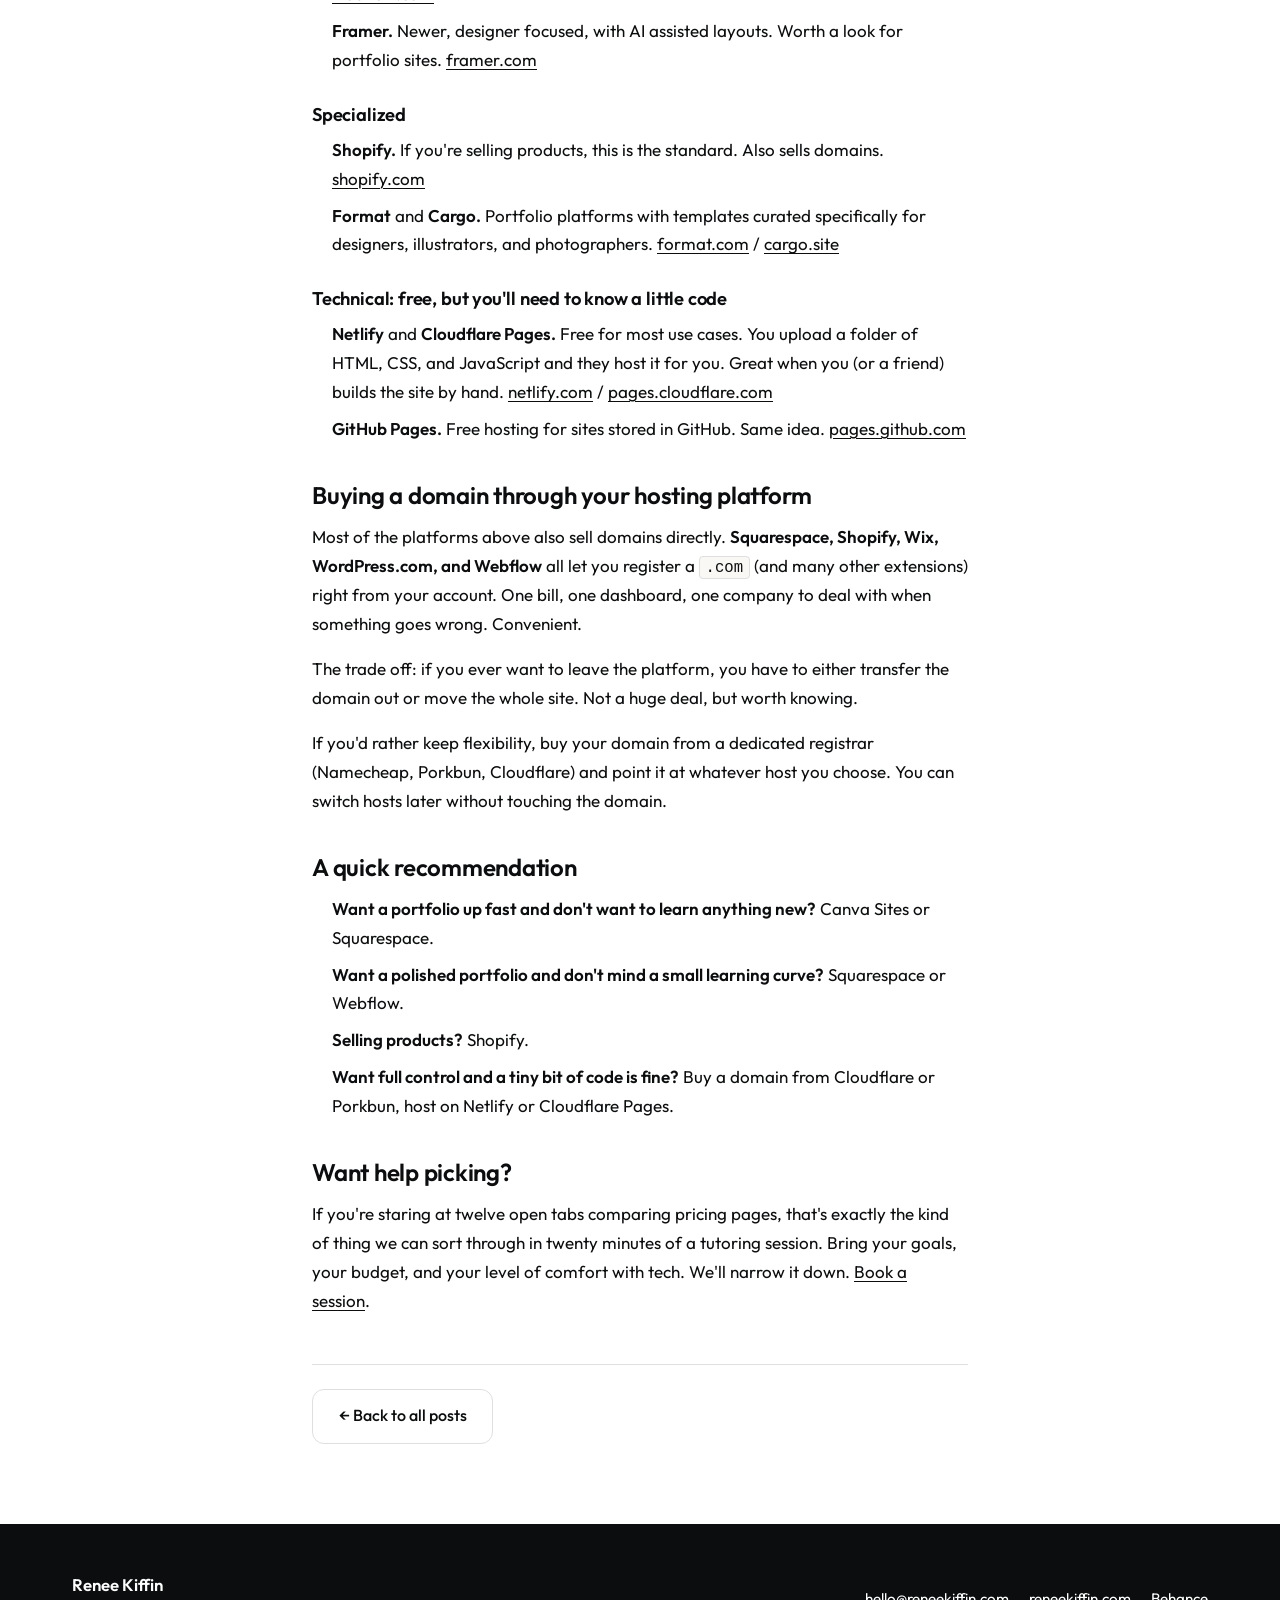
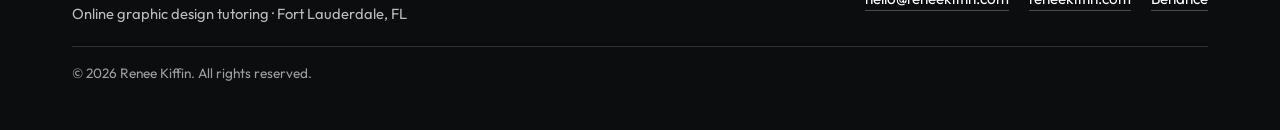
<file: blog/where-to-buy-domains-and-host-your-site.html>
<!doctype html>
<html lang="en">
<head>
  <meta charset="utf-8">
  <meta name="viewport" content="width=device-width, initial-scale=1">

  <!-- ===== PRIMARY SEO ===== -->
  <title>Where to Buy a Domain (and Where to Put Your Site) | Renee Kiffin Tutoring</title>
  <meta name="description" content="A short reference for design students: where to buy a web domain (Namecheap, Porkbun, Cloudflare, Squarespace) and where to host or publish your site (Canva, Squarespace, WordPress, Shopify, Webflow, and more).">
  <meta name="keywords" content="where to buy a domain, domain registrar, web hosting for designers, Canva sites, Squarespace, WordPress, Shopify, Webflow, Namecheap, Porkbun, Cloudflare, design portfolio hosting">
  <meta name="author" content="Renee Kiffin">
  <meta name="robots" content="index, follow">
  <link rel="canonical" href="https://YOUR-DOMAIN.com/blog/where-to-buy-domains-and-host-your-site.html">

  <!-- ===== OPEN GRAPH ===== -->
  <meta property="og:title" content="Where to Buy a Domain (and Where to Put Your Site)">
  <meta property="og:description" content="A short reference for design students: where to buy a web domain and where to host or publish your site.">
  <meta property="og:url" content="https://YOUR-DOMAIN.com/blog/where-to-buy-domains-and-host-your-site.html">
  <meta property="og:type" content="article">
  <meta property="og:image" content="https://YOUR-DOMAIN.com/images/og-image.jpg">
  <meta property="og:locale" content="en_US">
  <meta property="article:published_time" content="2026-05-06">
  <meta property="article:author" content="Renee Kiffin">
  <meta property="article:section" content="Resources">

  <!-- ===== TWITTER ===== -->
  <meta name="twitter:card" content="summary_large_image">
  <meta name="twitter:title" content="Where to Buy a Domain (and Where to Put Your Site)">
  <meta name="twitter:description" content="A short reference for design students: where to buy a web domain and where to host or publish your site.">
  <meta name="twitter:image" content="https://YOUR-DOMAIN.com/images/og-image.jpg">

  <!-- ===== FAVICON ===== -->
  <link rel="icon" href="../images/favicon.ico" sizes="any">
  <link rel="apple-touch-icon" href="../images/favicon.ico">

  <!-- ===== FONTS ===== -->
  <link rel="preconnect" href="https://fonts.googleapis.com">
  <link rel="preconnect" href="https://fonts.gstatic.com" crossorigin>
  <link href="https://fonts.googleapis.com/css2?family=Outfit:wght@300;400;500;600;700&display=swap" rel="stylesheet">

  <!-- ===== STYLES ===== -->
  <link rel="stylesheet" href="../styles.css">

  <!-- ===== JSON-LD: BLOGPOSTING ===== -->
  <script type="application/ld+json">
  {
    "@context": "https://schema.org",
    "@type": "BlogPosting",
    "headline": "Where to Buy a Domain (and Where to Put Your Site)",
    "description": "A short reference for design students: where to buy a web domain and where to host or publish your site, including Canva, Squarespace, WordPress, Shopify, and Webflow.",
    "datePublished": "2026-05-06",
    "dateModified": "2026-05-06",
    "author": {
      "@type": "Person",
      "name": "Renee Kiffin",
      "url": "https://reneekiffin.com"
    },
    "publisher": {
      "@type": "Person",
      "name": "Renee Kiffin"
    },
    "mainEntityOfPage": {
      "@type": "WebPage",
      "@id": "https://YOUR-DOMAIN.com/blog/where-to-buy-domains-and-host-your-site.html"
    },
    "image": "https://YOUR-DOMAIN.com/images/og-image.jpg",
    "keywords": "domain registrar, web hosting, Canva, Squarespace, WordPress, Shopify, Webflow"
  }
  </script>
</head>

<body>

  <!-- ===== SKIP LINK ===== -->
  <a class="skip-link" href="#main">Skip to content</a>

  <!-- ===== STICKY TOP NAV ===== -->
  <header class="site-header" role="banner">
    <div class="container nav-inner">
      <a href="../index.html" class="brand" aria-label="Renee Kiffin home">
        <span class="brand-mark">RK</span>
        <span class="brand-name">Renee Kiffin <span class="brand-sub">Tutoring</span></span>
      </a>

      <button class="nav-toggle" type="button" aria-expanded="false" aria-controls="primary-nav" aria-label="Open menu">
        <span class="nav-toggle-bar"></span>
        <span class="nav-toggle-bar"></span>
        <span class="nav-toggle-bar"></span>
      </button>

      <nav id="primary-nav" class="primary-nav" aria-label="Primary">
        <ul>
          <li><a href="../index.html#subjects">Subjects</a></li>
          <li><a href="../index.html#who">Who I Teach</a></li>
          <li><a href="../index.html#about">About</a></li>
          <li><a href="../index.html#faq">FAQ</a></li>
          <li><a href="../index.html#policies">Policies</a></li>
          <li><a href="./" aria-current="page">Blog</a></li>
          <li><a class="nav-cta" href="../index.html#book">Book</a></li>
        </ul>
      </nav>
    </div>
  </header>

  <main id="main">

    <!-- ===== ARTICLE ===== -->
    <article class="post-article">
      <div class="container post-container">
        <header class="post-header">
          <p class="eyebrow"><a href="./">Blog</a> &middot; Resources</p>
          <h1>Where to buy a domain (and where to put your site)</h1>
          <p class="post-meta"><time datetime="2026-05-06">May 6, 2026</time> &middot; 4 min read &middot; by Renee Kiffin</p>
        </header>

        <div class="post-prose">
          <p>Getting your design work online comes down to two pieces: a <strong>domain</strong> (your address, like <code>yourname.com</code>) and a <strong>host</strong> (the platform that actually serves your website). You can buy both from the same company or split them across two. Both are fine.</p>

          <p>This is a quick reference for what to use when.</p>

          <h2>Where to buy a domain</h2>

          <p>These are the registrars I send students to. They all sell the same <code>.com</code>, <code>.design</code>, <code>.studio</code>, and other extensions. The experience differs:</p>

          <ul>
            <li><strong>Namecheap.</strong> Affordable, clean, no aggressive upsells. Free WHOIS privacy. A safe default. <a href="https://www.namecheap.com/" target="_blank" rel="noopener">namecheap.com</a></li>
            <li><strong>Porkbun.</strong> Also affordable, with a surprisingly polished interface. Free WHOIS privacy. <a href="https://porkbun.com/" target="_blank" rel="noopener">porkbun.com</a></li>
            <li><strong>Cloudflare Registrar.</strong> Sells domains at cost (no markup). Slightly more technical because you're managing it from the Cloudflare dashboard. <a href="https://www.cloudflare.com/products/registrar/" target="_blank" rel="noopener">cloudflare.com/products/registrar</a></li>
            <li><strong>Hover.</strong> Premium feel, no upsells, slightly higher prices. <a href="https://www.hover.com/" target="_blank" rel="noopener">hover.com</a></li>
            <li><strong>Squarespace Domains</strong> (formerly Google Domains). Easy if you're already on Squarespace. <a href="https://domains.squarespace.com/" target="_blank" rel="noopener">domains.squarespace.com</a></li>
            <li><strong>GoDaddy.</strong> The biggest name, but watch the upsells at checkout. <a href="https://www.godaddy.com/" target="_blank" rel="noopener">godaddy.com</a></li>
          </ul>

          <h2>Where to host or publish</h2>

          <p>Pick by how technical you want to get.</p>

          <h3>Easiest: visual builders</h3>
          <ul>
            <li><strong>Canva Sites.</strong> Yes, Canva. If you already design everything else there, you can publish a website directly from a design. Best for landing pages and simple portfolios. The friendliest entry point if you don't want to think about technology at all. <a href="https://www.canva.com/websites/" target="_blank" rel="noopener">canva.com/websites</a></li>
            <li><strong>Squarespace.</strong> Modular, polished, great for portfolios and small businesses. Sells domains too, so you can run everything from one account. <a href="https://www.squarespace.com/" target="_blank" rel="noopener">squarespace.com</a></li>
            <li><strong>Wix.</strong> Similar to Squarespace, with more flexible templates. Also sells domains. <a href="https://www.wix.com/" target="_blank" rel="noopener">wix.com</a></li>
          </ul>

          <h3>A bit more control, still no code</h3>
          <ul>
            <li><strong>WordPress.com.</strong> Hosted WordPress, much easier than running your own. Good for blogs and content heavy sites. <a href="https://wordpress.com/" target="_blank" rel="noopener">wordpress.com</a></li>
            <li><strong>Webflow.</strong> Visual builder that produces real, clean code. A designer favorite. A steeper learning curve than Squarespace, but the output is more refined. <a href="https://webflow.com/" target="_blank" rel="noopener">webflow.com</a></li>
            <li><strong>Framer.</strong> Newer, designer focused, with AI assisted layouts. Worth a look for portfolio sites. <a href="https://www.framer.com/" target="_blank" rel="noopener">framer.com</a></li>
          </ul>

          <h3>Specialized</h3>
          <ul>
            <li><strong>Shopify.</strong> If you're selling products, this is the standard. Also sells domains. <a href="https://www.shopify.com/" target="_blank" rel="noopener">shopify.com</a></li>
            <li><strong>Format</strong> and <strong>Cargo.</strong> Portfolio platforms with templates curated specifically for designers, illustrators, and photographers. <a href="https://www.format.com/" target="_blank" rel="noopener">format.com</a> / <a href="https://cargo.site/" target="_blank" rel="noopener">cargo.site</a></li>
          </ul>

          <h3>Technical: free, but you'll need to know a little code</h3>
          <ul>
            <li><strong>Netlify</strong> and <strong>Cloudflare Pages.</strong> Free for most use cases. You upload a folder of HTML, CSS, and JavaScript and they host it for you. Great when you (or a friend) builds the site by hand. <a href="https://www.netlify.com/" target="_blank" rel="noopener">netlify.com</a> / <a href="https://pages.cloudflare.com/" target="_blank" rel="noopener">pages.cloudflare.com</a></li>
            <li><strong>GitHub Pages.</strong> Free hosting for sites stored in GitHub. Same idea. <a href="https://pages.github.com/" target="_blank" rel="noopener">pages.github.com</a></li>
          </ul>

          <h2>Buying a domain through your hosting platform</h2>

          <p>Most of the platforms above also sell domains directly. <strong>Squarespace, Shopify, Wix, WordPress.com, and Webflow</strong> all let you register a <code>.com</code> (and many other extensions) right from your account. One bill, one dashboard, one company to deal with when something goes wrong. Convenient.</p>

          <p>The trade off: if you ever want to leave the platform, you have to either transfer the domain out or move the whole site. Not a huge deal, but worth knowing.</p>

          <p>If you'd rather keep flexibility, buy your domain from a dedicated registrar (Namecheap, Porkbun, Cloudflare) and point it at whatever host you choose. You can switch hosts later without touching the domain.</p>

          <h2>A quick recommendation</h2>

          <ul>
            <li><strong>Want a portfolio up fast and don't want to learn anything new?</strong> Canva Sites or Squarespace.</li>
            <li><strong>Want a polished portfolio and don't mind a small learning curve?</strong> Squarespace or Webflow.</li>
            <li><strong>Selling products?</strong> Shopify.</li>
            <li><strong>Want full control and a tiny bit of code is fine?</strong> Buy a domain from Cloudflare or Porkbun, host on Netlify or Cloudflare Pages.</li>
          </ul>

          <h2>Want help picking?</h2>

          <p>If you're staring at twelve open tabs comparing pricing pages, that's exactly the kind of thing we can sort through in twenty minutes of a tutoring session. Bring your goals, your budget, and your level of comfort with tech. We'll narrow it down. <a href="../index.html#book">Book a session</a>.</p>
        </div>

        <footer class="post-footer">
          <p><a class="btn btn-ghost" href="./">&larr; Back to all posts</a></p>
        </footer>
      </div>
    </article>

  </main>

  <!-- ===== FOOTER ===== -->
  <footer class="site-footer" role="contentinfo">
    <div class="container footer-inner">
      <div class="footer-brand">
        <p class="footer-name">Renee Kiffin</p>
        <p class="footer-tag">Online graphic design tutoring &middot; Fort Lauderdale, FL</p>
      </div>
      <ul class="footer-links" aria-label="Renee's other links">
        <li><a href="mailto:hello@reneekiffin.com">hello@reneekiffin.com</a></li>
        <li><a href="https://reneekiffin.com" target="_blank" rel="noopener">reneekiffin.com</a></li>
        <li><a href="https://www.behance.net/ReneeKiffin" target="_blank" rel="noopener">Behance</a></li>
      </ul>
      <p class="footer-copy">&copy; <span id="copyright-year">2026</span> Renee Kiffin. All rights reserved.</p>
    </div>
  </footer>

  <script src="../script.js" defer></script>
</body>
</html>
</file>
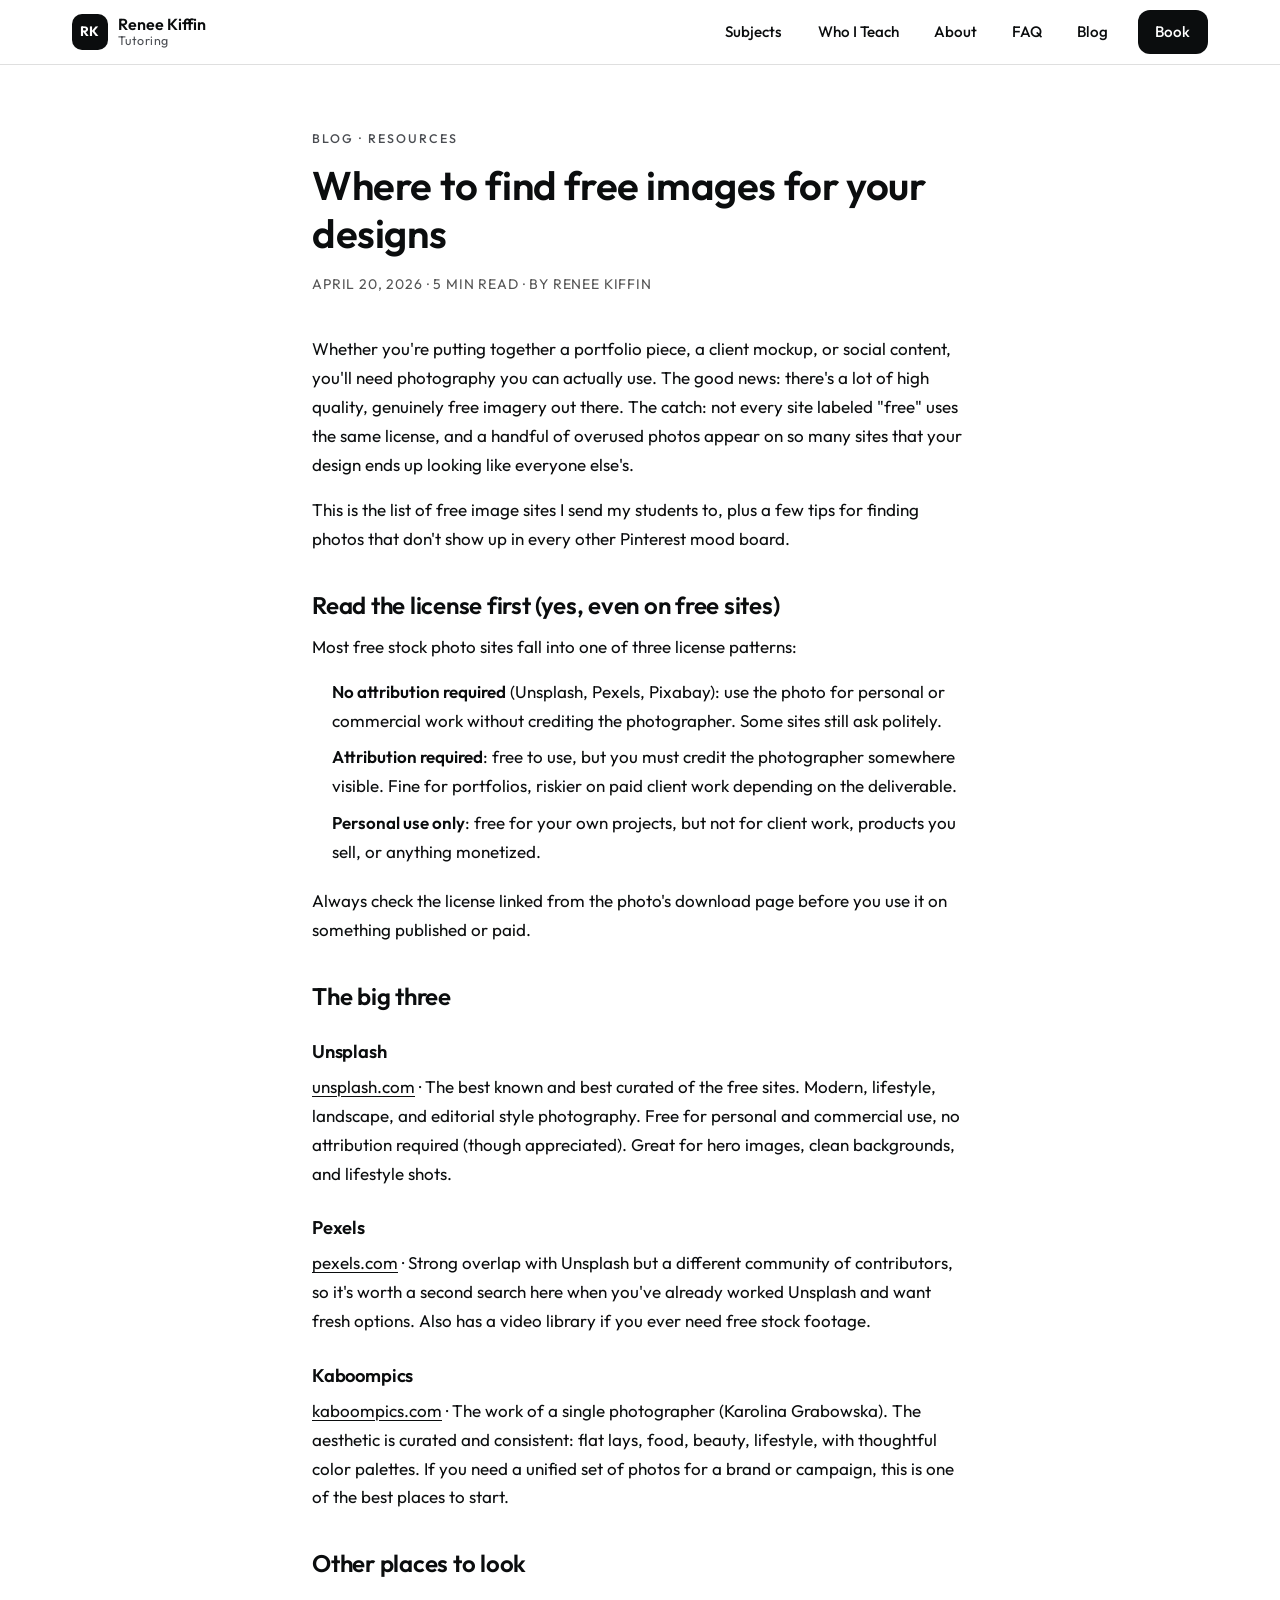
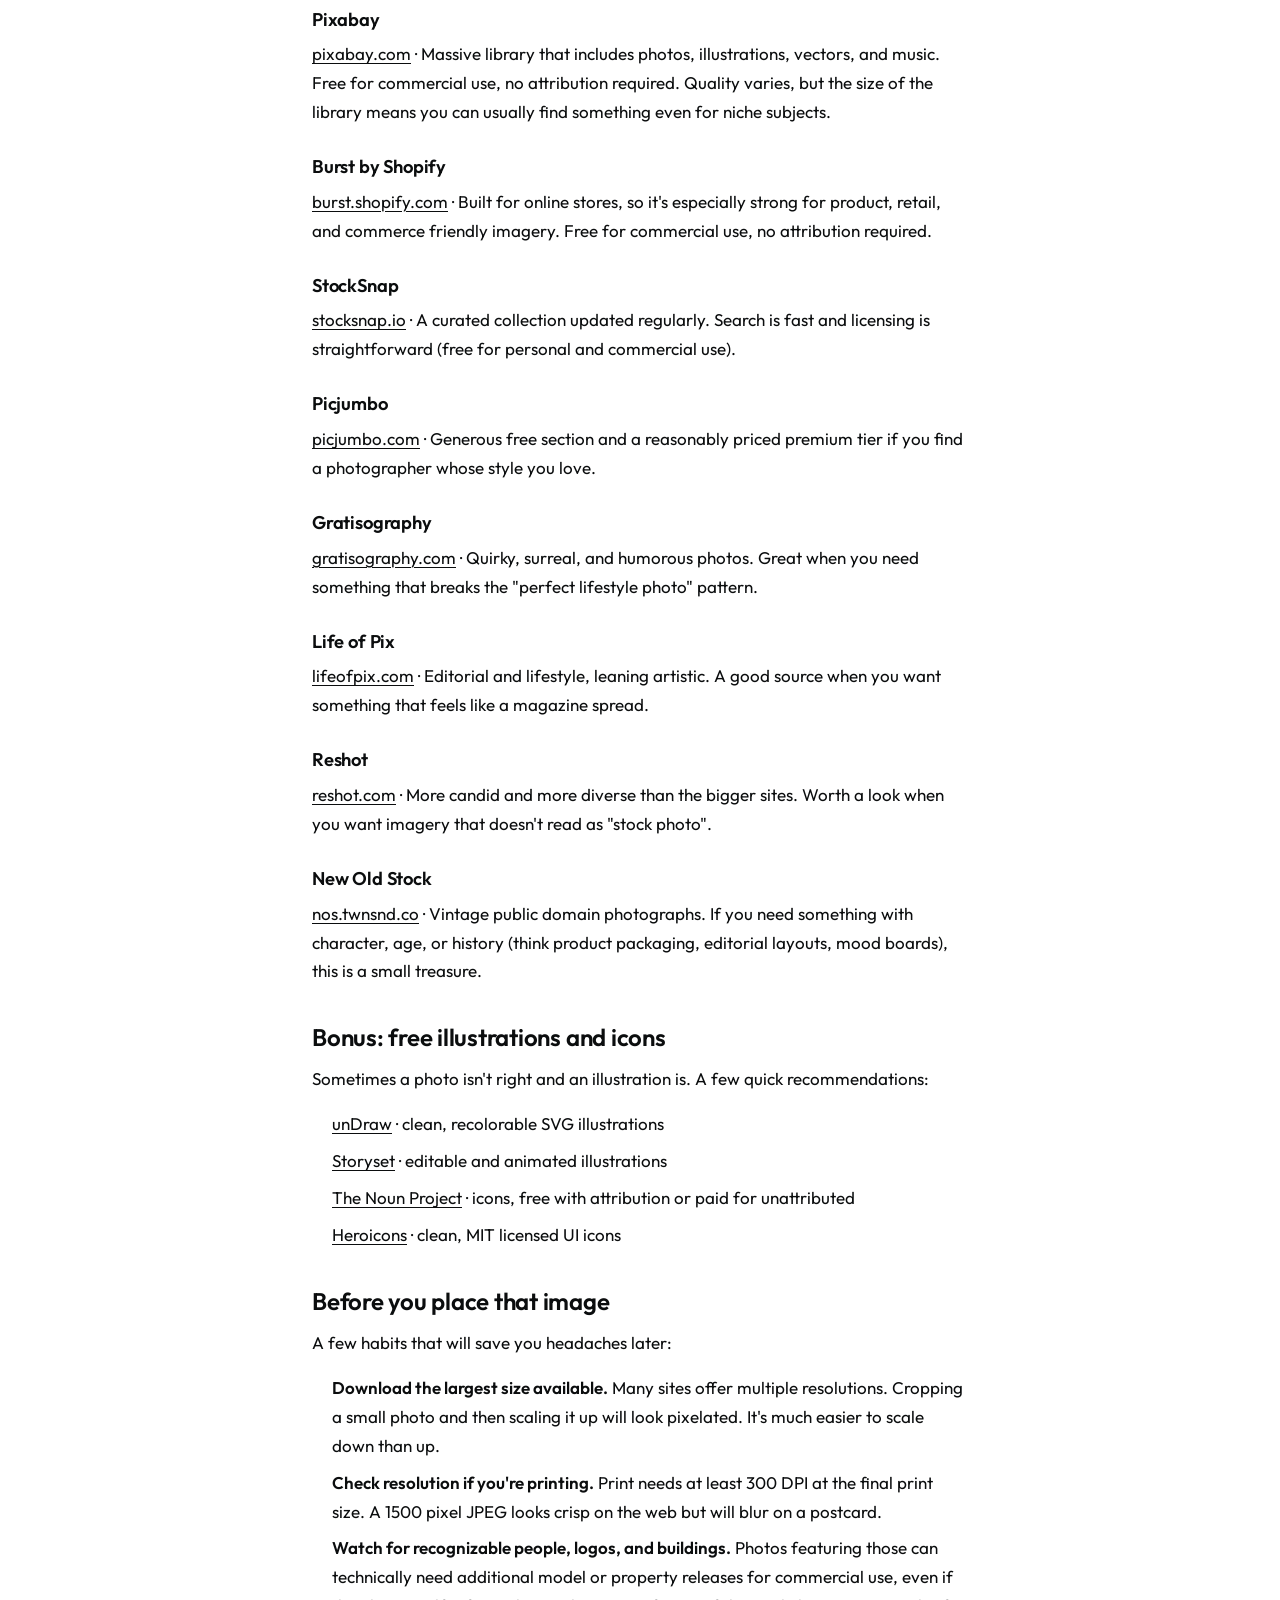
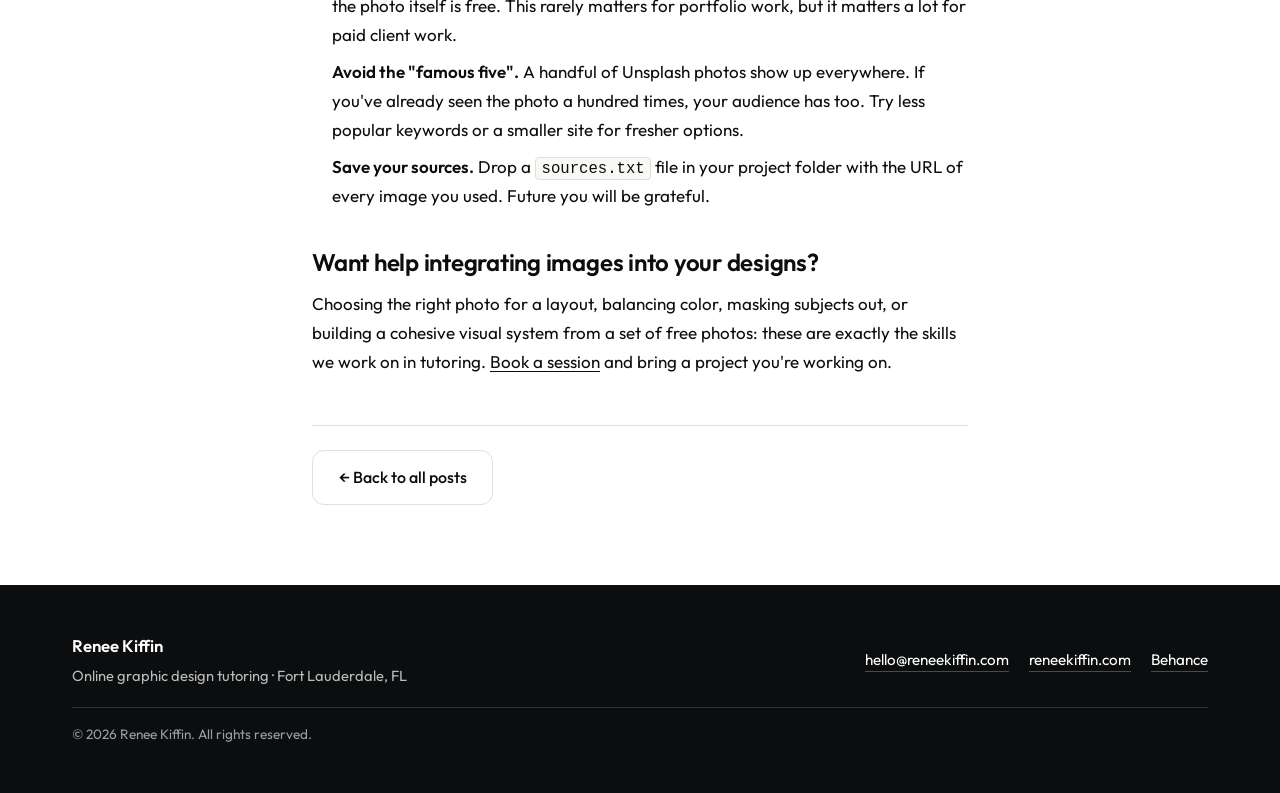
<file: blog/where-to-find-free-images.html>
<!doctype html>
<html lang="en">
<head>
  <meta charset="utf-8">
  <meta name="viewport" content="width=device-width, initial-scale=1">

  <!-- ===== PRIMARY SEO ===== -->
  <title>Where to Find Free Images for Your Designs | Renee Kiffin Tutoring</title>
  <meta name="description" content="A graphic design tutor's guide to finding free stock photos online. Includes Unsplash, Pexels, Kaboompics, Pixabay, Burst, Gratisography, and tips for avoiding overused images.">
  <meta name="keywords" content="free images, free stock photos, where to find free images, Unsplash, Pexels, Kaboompics, Pixabay, free design resources, free photos for designers, royalty free images">
  <meta name="author" content="Renee Kiffin">
  <meta name="robots" content="index, follow">
  <link rel="canonical" href="https://YOUR-DOMAIN.com/blog/where-to-find-free-images.html">

  <!-- ===== OPEN GRAPH ===== -->
  <meta property="og:title" content="Where to Find Free Images for Your Designs">
  <meta property="og:description" content="A graphic design tutor's guide to finding free stock photos online, plus how to avoid the photos that show up everywhere.">
  <meta property="og:url" content="https://YOUR-DOMAIN.com/blog/where-to-find-free-images.html">
  <meta property="og:type" content="article">
  <meta property="og:image" content="https://YOUR-DOMAIN.com/images/og-image.jpg">
  <meta property="og:locale" content="en_US">
  <meta property="article:published_time" content="2026-04-20">
  <meta property="article:author" content="Renee Kiffin">
  <meta property="article:section" content="Resources">

  <!-- ===== TWITTER ===== -->
  <meta name="twitter:card" content="summary_large_image">
  <meta name="twitter:title" content="Where to Find Free Images for Your Designs">
  <meta name="twitter:description" content="A graphic design tutor's guide to finding free stock photos online.">
  <meta name="twitter:image" content="https://YOUR-DOMAIN.com/images/og-image.jpg">

  <!-- ===== FAVICON ===== -->
  <link rel="icon" href="../images/favicon.ico" sizes="any">
  <link rel="apple-touch-icon" href="../images/favicon.ico">

  <!-- ===== FONTS ===== -->
  <link rel="preconnect" href="https://fonts.googleapis.com">
  <link rel="preconnect" href="https://fonts.gstatic.com" crossorigin>
  <link href="https://fonts.googleapis.com/css2?family=Outfit:wght@300;400;500;600;700&display=swap" rel="stylesheet">

  <!-- ===== STYLES ===== -->
  <link rel="stylesheet" href="../styles.css">

  <!-- ===== JSON-LD: BLOGPOSTING ===== -->
  <script type="application/ld+json">
  {
    "@context": "https://schema.org",
    "@type": "BlogPosting",
    "headline": "Where to Find Free Images for Your Designs",
    "description": "A graphic design tutor's guide to finding free stock photos online, plus how to avoid the photos that show up everywhere.",
    "datePublished": "2026-04-20",
    "dateModified": "2026-04-29",
    "author": {
      "@type": "Person",
      "name": "Renee Kiffin",
      "url": "https://reneekiffin.com"
    },
    "publisher": {
      "@type": "Person",
      "name": "Renee Kiffin"
    },
    "mainEntityOfPage": {
      "@type": "WebPage",
      "@id": "https://YOUR-DOMAIN.com/blog/where-to-find-free-images.html"
    },
    "image": "https://YOUR-DOMAIN.com/images/og-image.jpg",
    "keywords": "free images, free stock photos, Unsplash, Pexels, Kaboompics, Pixabay, free design resources"
  }
  </script>
</head>

<body>

  <!-- ===== SKIP LINK ===== -->
  <a class="skip-link" href="#main">Skip to content</a>

  <!-- ===== STICKY TOP NAV ===== -->
  <header class="site-header" role="banner">
    <div class="container nav-inner">
      <a href="../index.html" class="brand" aria-label="Renee Kiffin home">
        <span class="brand-mark">RK</span>
        <span class="brand-name">Renee Kiffin <span class="brand-sub">Tutoring</span></span>
      </a>

      <button class="nav-toggle" type="button" aria-expanded="false" aria-controls="primary-nav" aria-label="Open menu">
        <span class="nav-toggle-bar"></span>
        <span class="nav-toggle-bar"></span>
        <span class="nav-toggle-bar"></span>
      </button>

      <nav id="primary-nav" class="primary-nav" aria-label="Primary">
        <ul>
          <li><a href="../index.html#subjects">Subjects</a></li>
          <li><a href="../index.html#who">Who I Teach</a></li>
          <li><a href="../index.html#about">About</a></li>
          <li><a href="../index.html#faq">FAQ</a></li>
          <li><a href="./" aria-current="page">Blog</a></li>
          <li><a class="nav-cta" href="../index.html#book">Book</a></li>
        </ul>
      </nav>
    </div>
  </header>

  <main id="main">

    <!-- ===== ARTICLE ===== -->
    <article class="post-article">
      <div class="container post-container">
        <header class="post-header">
          <p class="eyebrow"><a href="./">Blog</a> &middot; Resources</p>
          <h1>Where to find free images for your designs</h1>
          <p class="post-meta"><time datetime="2026-04-20">April 20, 2026</time> &middot; 5 min read &middot; by Renee Kiffin</p>
        </header>

        <div class="post-prose">
          <p>Whether you're putting together a portfolio piece, a client mockup, or social content, you'll need photography you can actually use. The good news: there's a lot of high quality, genuinely free imagery out there. The catch: not every site labeled "free" uses the same license, and a handful of overused photos appear on so many sites that your design ends up looking like everyone else's.</p>

          <p>This is the list of free image sites I send my students to, plus a few tips for finding photos that don't show up in every other Pinterest mood board.</p>

          <h2>Read the license first (yes, even on free sites)</h2>

          <p>Most free stock photo sites fall into one of three license patterns:</p>
          <ul>
            <li><strong>No attribution required</strong> (Unsplash, Pexels, Pixabay): use the photo for personal or commercial work without crediting the photographer. Some sites still ask politely.</li>
            <li><strong>Attribution required</strong>: free to use, but you must credit the photographer somewhere visible. Fine for portfolios, riskier on paid client work depending on the deliverable.</li>
            <li><strong>Personal use only</strong>: free for your own projects, but not for client work, products you sell, or anything monetized.</li>
          </ul>

          <p>Always check the license linked from the photo's download page before you use it on something published or paid.</p>

          <h2>The big three</h2>

          <h3>Unsplash</h3>
          <p><a href="https://unsplash.com/" target="_blank" rel="noopener">unsplash.com</a> &middot; The best known and best curated of the free sites. Modern, lifestyle, landscape, and editorial style photography. Free for personal and commercial use, no attribution required (though appreciated). Great for hero images, clean backgrounds, and lifestyle shots.</p>

          <h3>Pexels</h3>
          <p><a href="https://www.pexels.com/" target="_blank" rel="noopener">pexels.com</a> &middot; Strong overlap with Unsplash but a different community of contributors, so it's worth a second search here when you've already worked Unsplash and want fresh options. Also has a video library if you ever need free stock footage.</p>

          <h3>Kaboompics</h3>
          <p><a href="https://kaboompics.com/" target="_blank" rel="noopener">kaboompics.com</a> &middot; The work of a single photographer (Karolina Grabowska). The aesthetic is curated and consistent: flat lays, food, beauty, lifestyle, with thoughtful color palettes. If you need a unified set of photos for a brand or campaign, this is one of the best places to start.</p>

          <h2>Other places to look</h2>

          <h3>Pixabay</h3>
          <p><a href="https://pixabay.com/" target="_blank" rel="noopener">pixabay.com</a> &middot; Massive library that includes photos, illustrations, vectors, and music. Free for commercial use, no attribution required. Quality varies, but the size of the library means you can usually find something even for niche subjects.</p>

          <h3>Burst by Shopify</h3>
          <p><a href="https://burst.shopify.com/" target="_blank" rel="noopener">burst.shopify.com</a> &middot; Built for online stores, so it's especially strong for product, retail, and commerce friendly imagery. Free for commercial use, no attribution required.</p>

          <h3>StockSnap</h3>
          <p><a href="https://stocksnap.io/" target="_blank" rel="noopener">stocksnap.io</a> &middot; A curated collection updated regularly. Search is fast and licensing is straightforward (free for personal and commercial use).</p>

          <h3>Picjumbo</h3>
          <p><a href="https://picjumbo.com/" target="_blank" rel="noopener">picjumbo.com</a> &middot; Generous free section and a reasonably priced premium tier if you find a photographer whose style you love.</p>

          <h3>Gratisography</h3>
          <p><a href="https://gratisography.com/" target="_blank" rel="noopener">gratisography.com</a> &middot; Quirky, surreal, and humorous photos. Great when you need something that breaks the "perfect lifestyle photo" pattern.</p>

          <h3>Life of Pix</h3>
          <p><a href="https://www.lifeofpix.com/" target="_blank" rel="noopener">lifeofpix.com</a> &middot; Editorial and lifestyle, leaning artistic. A good source when you want something that feels like a magazine spread.</p>

          <h3>Reshot</h3>
          <p><a href="https://www.reshot.com/" target="_blank" rel="noopener">reshot.com</a> &middot; More candid and more diverse than the bigger sites. Worth a look when you want imagery that doesn't read as "stock photo".</p>

          <h3>New Old Stock</h3>
          <p><a href="https://nos.twnsnd.co/" target="_blank" rel="noopener">nos.twnsnd.co</a> &middot; Vintage public domain photographs. If you need something with character, age, or history (think product packaging, editorial layouts, mood boards), this is a small treasure.</p>

          <h2>Bonus: free illustrations and icons</h2>

          <p>Sometimes a photo isn't right and an illustration is. A few quick recommendations:</p>
          <ul>
            <li><a href="https://undraw.co/" target="_blank" rel="noopener">unDraw</a> &middot; clean, recolorable SVG illustrations</li>
            <li><a href="https://storyset.com/" target="_blank" rel="noopener">Storyset</a> &middot; editable and animated illustrations</li>
            <li><a href="https://thenounproject.com/" target="_blank" rel="noopener">The Noun Project</a> &middot; icons, free with attribution or paid for unattributed</li>
            <li><a href="https://heroicons.com/" target="_blank" rel="noopener">Heroicons</a> &middot; clean, MIT licensed UI icons</li>
          </ul>

          <h2>Before you place that image</h2>

          <p>A few habits that will save you headaches later:</p>
          <ol>
            <li><strong>Download the largest size available.</strong> Many sites offer multiple resolutions. Cropping a small photo and then scaling it up will look pixelated. It's much easier to scale down than up.</li>
            <li><strong>Check resolution if you're printing.</strong> Print needs at least 300 DPI at the final print size. A 1500 pixel JPEG looks crisp on the web but will blur on a postcard.</li>
            <li><strong>Watch for recognizable people, logos, and buildings.</strong> Photos featuring those can technically need additional model or property releases for commercial use, even if the photo itself is free. This rarely matters for portfolio work, but it matters a lot for paid client work.</li>
            <li><strong>Avoid the "famous five".</strong> A handful of Unsplash photos show up everywhere. If you've already seen the photo a hundred times, your audience has too. Try less popular keywords or a smaller site for fresher options.</li>
            <li><strong>Save your sources.</strong> Drop a <code>sources.txt</code> file in your project folder with the URL of every image you used. Future you will be grateful.</li>
          </ol>

          <h2>Want help integrating images into your designs?</h2>

          <p>Choosing the right photo for a layout, balancing color, masking subjects out, or building a cohesive visual system from a set of free photos: these are exactly the skills we work on in tutoring. <a href="../index.html#book">Book a session</a> and bring a project you're working on.</p>
        </div>

        <footer class="post-footer">
          <p><a class="btn btn-ghost" href="./">&larr; Back to all posts</a></p>
        </footer>
      </div>
    </article>

  </main>

  <!-- ===== FOOTER ===== -->
  <footer class="site-footer" role="contentinfo">
    <div class="container footer-inner">
      <div class="footer-brand">
        <p class="footer-name">Renee Kiffin</p>
        <p class="footer-tag">Online graphic design tutoring &middot; Fort Lauderdale, FL</p>
      </div>
      <ul class="footer-links" aria-label="Renee's other links">
        <li><a href="mailto:hello@reneekiffin.com">hello@reneekiffin.com</a></li>
        <li><a href="https://reneekiffin.com" target="_blank" rel="noopener">reneekiffin.com</a></li>
        <li><a href="https://www.behance.net/ReneeKiffin" target="_blank" rel="noopener">Behance</a></li>
      </ul>
      <p class="footer-copy">&copy; <span id="copyright-year">2026</span> Renee Kiffin. All rights reserved.</p>
    </div>
  </footer>

  <script src="../script.js" defer></script>
</body>
</html>
</file>
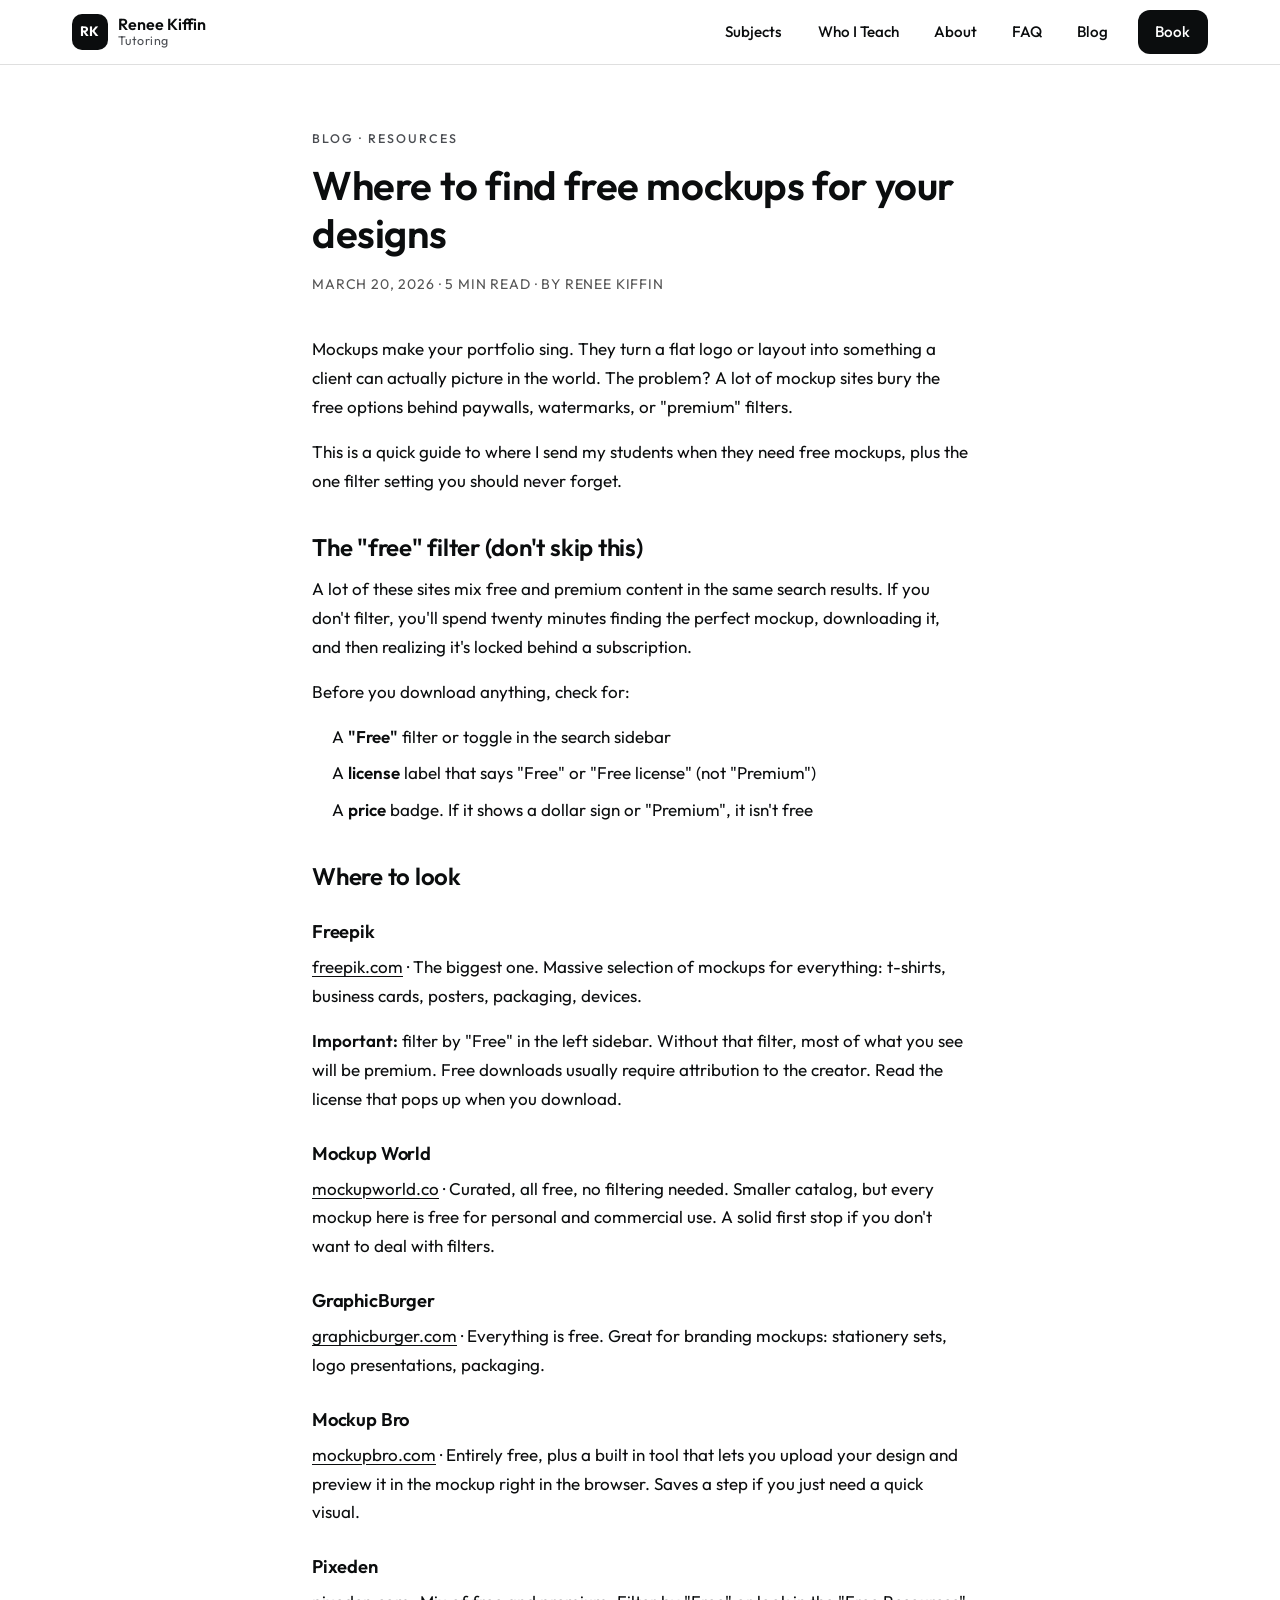
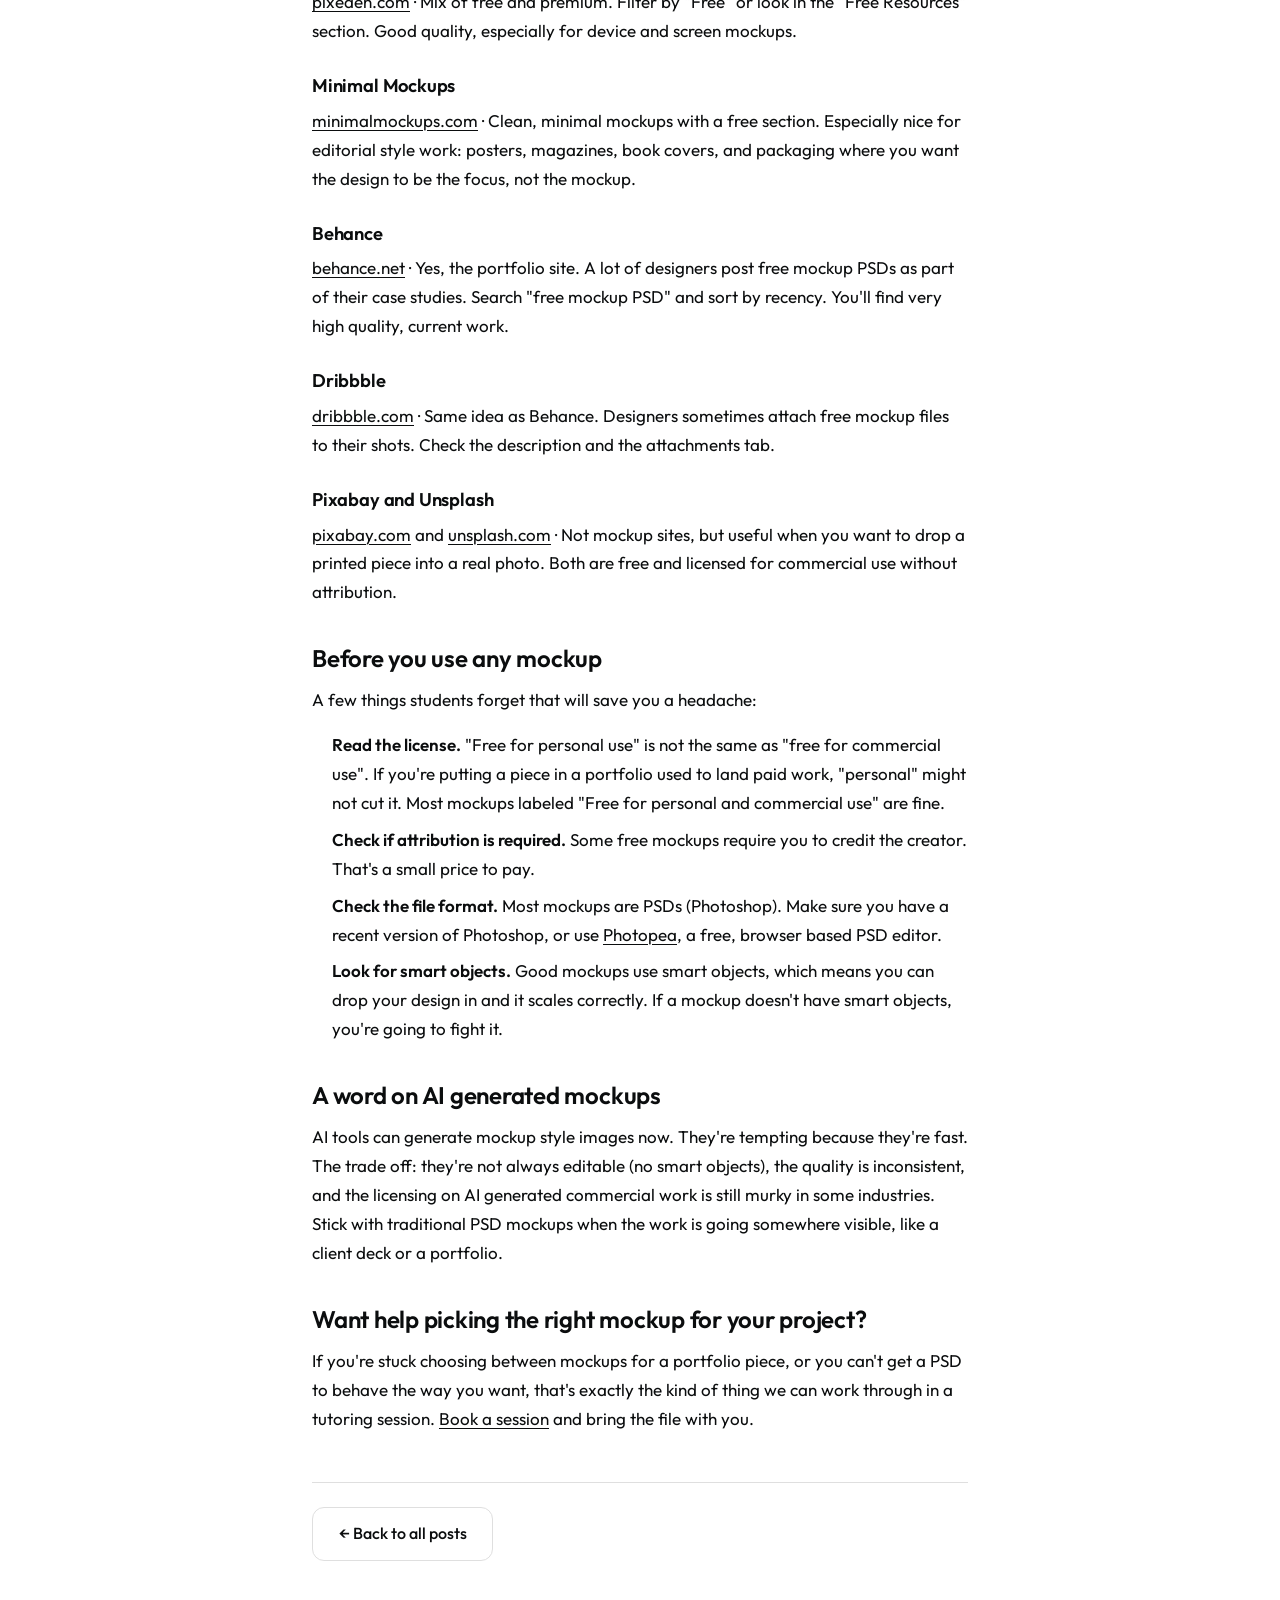
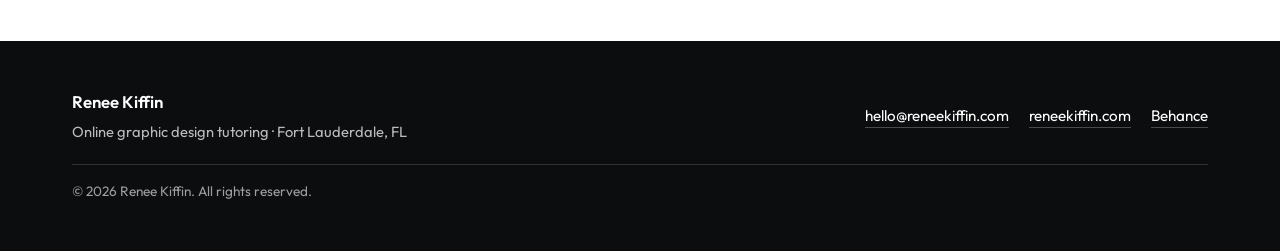
<file: blog/where-to-find-free-mockups.html>
<!doctype html>
<html lang="en">
<head>
  <meta charset="utf-8">
  <meta name="viewport" content="width=device-width, initial-scale=1">

  <!-- ===== PRIMARY SEO ===== -->
  <title>Where to Find Free Mockups for Your Designs | Renee Kiffin Tutoring</title>
  <meta name="description" content="A graphic design tutor's guide to finding free mockups online. Includes Freepik, Mockup World, GraphicBurger, Behance, and how to filter for the actually free versions.">
  <meta name="keywords" content="free mockups, free PSD mockups, where to find free mockups, Freepik free mockups, free design resources, free mockup websites, free portfolio mockups, graphic design student resources">
  <meta name="author" content="Renee Kiffin">
  <meta name="robots" content="index, follow">
  <link rel="canonical" href="https://YOUR-DOMAIN.com/blog/where-to-find-free-mockups.html">

  <!-- ===== OPEN GRAPH ===== -->
  <meta property="og:title" content="Where to Find Free Mockups for Your Designs">
  <meta property="og:description" content="A graphic design tutor's guide to finding free mockups online, including how to filter past the premium results.">
  <meta property="og:url" content="https://YOUR-DOMAIN.com/blog/where-to-find-free-mockups.html">
  <meta property="og:type" content="article">
  <meta property="og:image" content="https://YOUR-DOMAIN.com/images/og-image.jpg">
  <meta property="og:locale" content="en_US">
  <meta property="article:published_time" content="2026-03-20">
  <meta property="article:author" content="Renee Kiffin">
  <meta property="article:section" content="Resources">

  <!-- ===== TWITTER ===== -->
  <meta name="twitter:card" content="summary_large_image">
  <meta name="twitter:title" content="Where to Find Free Mockups for Your Designs">
  <meta name="twitter:description" content="A graphic design tutor's guide to finding free mockups online.">
  <meta name="twitter:image" content="https://YOUR-DOMAIN.com/images/og-image.jpg">

  <!-- ===== FAVICON ===== -->
  <link rel="icon" href="../images/favicon.ico" sizes="any">
  <link rel="apple-touch-icon" href="../images/favicon.ico">

  <!-- ===== FONTS ===== -->
  <link rel="preconnect" href="https://fonts.googleapis.com">
  <link rel="preconnect" href="https://fonts.gstatic.com" crossorigin>
  <link href="https://fonts.googleapis.com/css2?family=Outfit:wght@300;400;500;600;700&display=swap" rel="stylesheet">

  <!-- ===== STYLES ===== -->
  <link rel="stylesheet" href="../styles.css">

  <!-- ===== JSON-LD: BLOGPOSTING ===== -->
  <script type="application/ld+json">
  {
    "@context": "https://schema.org",
    "@type": "BlogPosting",
    "headline": "Where to Find Free Mockups for Your Designs",
    "description": "A graphic design tutor's guide to finding free mockups online, including how to filter past the premium results.",
    "datePublished": "2026-03-20",
    "dateModified": "2026-04-29",
    "author": {
      "@type": "Person",
      "name": "Renee Kiffin",
      "url": "https://reneekiffin.com"
    },
    "publisher": {
      "@type": "Person",
      "name": "Renee Kiffin"
    },
    "mainEntityOfPage": {
      "@type": "WebPage",
      "@id": "https://YOUR-DOMAIN.com/blog/where-to-find-free-mockups.html"
    },
    "image": "https://YOUR-DOMAIN.com/images/og-image.jpg",
    "keywords": "free mockups, Freepik, Mockup World, GraphicBurger, Behance, free design resources"
  }
  </script>
</head>

<body>

  <!-- ===== SKIP LINK ===== -->
  <a class="skip-link" href="#main">Skip to content</a>

  <!-- ===== STICKY TOP NAV ===== -->
  <header class="site-header" role="banner">
    <div class="container nav-inner">
      <a href="../index.html" class="brand" aria-label="Renee Kiffin home">
        <span class="brand-mark">RK</span>
        <span class="brand-name">Renee Kiffin <span class="brand-sub">Tutoring</span></span>
      </a>

      <button class="nav-toggle" type="button" aria-expanded="false" aria-controls="primary-nav" aria-label="Open menu">
        <span class="nav-toggle-bar"></span>
        <span class="nav-toggle-bar"></span>
        <span class="nav-toggle-bar"></span>
      </button>

      <nav id="primary-nav" class="primary-nav" aria-label="Primary">
        <ul>
          <li><a href="../index.html#subjects">Subjects</a></li>
          <li><a href="../index.html#who">Who I Teach</a></li>
          <li><a href="../index.html#about">About</a></li>
          <li><a href="../index.html#faq">FAQ</a></li>
          <li><a href="./" aria-current="page">Blog</a></li>
          <li><a class="nav-cta" href="../index.html#book">Book</a></li>
        </ul>
      </nav>
    </div>
  </header>

  <main id="main">

    <!-- ===== ARTICLE =====
         To create a new post, copy this file, rename it with a short slug (e.g. "logo-design-checklist.html"),
         then update: title, meta description, canonical URL, OG/Twitter tags, JSON-LD (headline, dates, slug),
         the <h1>, the <time datetime="...">, and the body content below.
    -->
    <article class="post-article">
      <div class="container post-container">
        <header class="post-header">
          <p class="eyebrow"><a href="./">Blog</a> &middot; Resources</p>
          <h1>Where to find free mockups for your designs</h1>
          <p class="post-meta"><time datetime="2026-03-20">March 20, 2026</time> &middot; 5 min read &middot; by Renee Kiffin</p>
        </header>

        <div class="post-prose">
          <p>Mockups make your portfolio sing. They turn a flat logo or layout into something a client can actually picture in the world. The problem? A lot of mockup sites bury the free options behind paywalls, watermarks, or "premium" filters.</p>

          <p>This is a quick guide to where I send my students when they need free mockups, plus the one filter setting you should never forget.</p>

          <h2>The "free" filter (don't skip this)</h2>

          <p>A lot of these sites mix free and premium content in the same search results. If you don't filter, you'll spend twenty minutes finding the perfect mockup, downloading it, and then realizing it's locked behind a subscription.</p>

          <p>Before you download anything, check for:</p>
          <ul>
            <li>A <strong>"Free"</strong> filter or toggle in the search sidebar</li>
            <li>A <strong>license</strong> label that says "Free" or "Free license" (not "Premium")</li>
            <li>A <strong>price</strong> badge. If it shows a dollar sign or "Premium", it isn't free</li>
          </ul>

          <h2>Where to look</h2>

          <h3>Freepik</h3>
          <p><a href="https://www.freepik.com/" target="_blank" rel="noopener">freepik.com</a> &middot; The biggest one. Massive selection of mockups for everything: t-shirts, business cards, posters, packaging, devices.</p>
          <p><strong>Important:</strong> filter by "Free" in the left sidebar. Without that filter, most of what you see will be premium. Free downloads usually require attribution to the creator. Read the license that pops up when you download.</p>

          <h3>Mockup World</h3>
          <p><a href="https://www.mockupworld.co/" target="_blank" rel="noopener">mockupworld.co</a> &middot; Curated, all free, no filtering needed. Smaller catalog, but every mockup here is free for personal and commercial use. A solid first stop if you don't want to deal with filters.</p>

          <h3>GraphicBurger</h3>
          <p><a href="https://graphicburger.com/" target="_blank" rel="noopener">graphicburger.com</a> &middot; Everything is free. Great for branding mockups: stationery sets, logo presentations, packaging.</p>

          <h3>Mockup Bro</h3>
          <p><a href="https://mockupbro.com/" target="_blank" rel="noopener">mockupbro.com</a> &middot; Entirely free, plus a built in tool that lets you upload your design and preview it in the mockup right in the browser. Saves a step if you just need a quick visual.</p>

          <h3>Pixeden</h3>
          <p><a href="https://www.pixeden.com/" target="_blank" rel="noopener">pixeden.com</a> &middot; Mix of free and premium. Filter by "Free" or look in the "Free Resources" section. Good quality, especially for device and screen mockups.</p>

          <h3>Minimal Mockups</h3>
          <p><a href="https://www.minimalmockups.com" target="_blank" rel="noopener">minimalmockups.com</a> &middot; Clean, minimal mockups with a free section. Especially nice for editorial style work: posters, magazines, book covers, and packaging where you want the design to be the focus, not the mockup.</p>

          <h3>Behance</h3>
          <p><a href="https://www.behance.net/" target="_blank" rel="noopener">behance.net</a> &middot; Yes, the portfolio site. A lot of designers post free mockup PSDs as part of their case studies. Search "free mockup PSD" and sort by recency. You'll find very high quality, current work.</p>

          <h3>Dribbble</h3>
          <p><a href="https://dribbble.com/" target="_blank" rel="noopener">dribbble.com</a> &middot; Same idea as Behance. Designers sometimes attach free mockup files to their shots. Check the description and the attachments tab.</p>

          <h3>Pixabay and Unsplash</h3>
          <p><a href="https://pixabay.com/" target="_blank" rel="noopener">pixabay.com</a> and <a href="https://unsplash.com/" target="_blank" rel="noopener">unsplash.com</a> &middot; Not mockup sites, but useful when you want to drop a printed piece into a real photo. Both are free and licensed for commercial use without attribution.</p>

          <h2>Before you use any mockup</h2>

          <p>A few things students forget that will save you a headache:</p>
          <ol>
            <li><strong>Read the license.</strong> "Free for personal use" is not the same as "free for commercial use". If you're putting a piece in a portfolio used to land paid work, "personal" might not cut it. Most mockups labeled "Free for personal and commercial use" are fine.</li>
            <li><strong>Check if attribution is required.</strong> Some free mockups require you to credit the creator. That's a small price to pay.</li>
            <li><strong>Check the file format.</strong> Most mockups are PSDs (Photoshop). Make sure you have a recent version of Photoshop, or use <a href="https://www.photopea.com/" target="_blank" rel="noopener">Photopea</a>, a free, browser based PSD editor.</li>
            <li><strong>Look for smart objects.</strong> Good mockups use smart objects, which means you can drop your design in and it scales correctly. If a mockup doesn't have smart objects, you're going to fight it.</li>
          </ol>

          <h2>A word on AI generated mockups</h2>

          <p>AI tools can generate mockup style images now. They're tempting because they're fast. The trade off: they're not always editable (no smart objects), the quality is inconsistent, and the licensing on AI generated commercial work is still murky in some industries. Stick with traditional PSD mockups when the work is going somewhere visible, like a client deck or a portfolio.</p>

          <h2>Want help picking the right mockup for your project?</h2>

          <p>If you're stuck choosing between mockups for a portfolio piece, or you can't get a PSD to behave the way you want, that's exactly the kind of thing we can work through in a tutoring session. <a href="../index.html#book">Book a session</a> and bring the file with you.</p>
        </div>

        <footer class="post-footer">
          <p><a class="btn btn-ghost" href="./">&larr; Back to all posts</a></p>
        </footer>
      </div>
    </article>

  </main>

  <!-- ===== FOOTER ===== -->
  <footer class="site-footer" role="contentinfo">
    <div class="container footer-inner">
      <div class="footer-brand">
        <p class="footer-name">Renee Kiffin</p>
        <p class="footer-tag">Online graphic design tutoring &middot; Fort Lauderdale, FL</p>
      </div>
      <ul class="footer-links" aria-label="Renee's other links">
        <li><a href="mailto:hello@reneekiffin.com">hello@reneekiffin.com</a></li>
        <li><a href="https://reneekiffin.com" target="_blank" rel="noopener">reneekiffin.com</a></li>
        <li><a href="https://www.behance.net/ReneeKiffin" target="_blank" rel="noopener">Behance</a></li>
      </ul>
      <p class="footer-copy">&copy; <span id="copyright-year">2026</span> Renee Kiffin. All rights reserved.</p>
    </div>
  </footer>

  <script src="../script.js" defer></script>
</body>
</html>
</file>
<file: styles.css>
/* =============================================================
   Renee Kiffin Tutoring — styles.css
   Sections, in order, mirror index.html:
     0.  Tokens & resets
     1.  Layout primitives (container, buttons, utilities)
     2.  Skip link & site header (sticky nav)
     3.  Hero
     4.  Section headers / generic section spacing
     5.  Subjects / card grids
     6.  Who I Teach (audience)
     7.  Skill levels
     8.  About Renee
     9.  Testimonials
     10. How It Works (steps)
     11. FAQ
     12. Booking + Lunacal calendar wrapper
     13. Footer
     14. Reveal-on-scroll animation
     15. Reduced motion
   ============================================================= */

/* =====================================================
   0. TOKENS & RESETS
   ===================================================== */
:root {
  --color-primary: #0B0D0E;
  --color-bg: #FFFFFF;
  --color-muted: #EDEDED;
  --color-cream: #FAF8F5;
  --color-border: #DFDFDF;
  --color-accent: #000000;

  --color-text: #0B0D0E;
  --color-text-soft: #4A4D52;

  --radius-card: 20px;
  --radius-button: 12px;
  --radius-calendar: 24px;

  --shadow-sm: 0 1px 2px rgba(0, 0, 0, 0.04);
  --shadow-md: 2px 2px 4px rgba(0, 0, 0, 0.08);
  --shadow-lg: 0 12px 40px rgba(0, 0, 0, 0.08);

  --font-sans: 'Outfit', system-ui, -apple-system, 'Segoe UI', Roboto, Helvetica, Arial, sans-serif;

  --container-max: 1200px;
  --nav-h: 64px;

  --space-xs: 0.5rem;
  --space-sm: 0.75rem;
  --space-md: 1.25rem;
  --space-lg: 2rem;
  --space-xl: 3rem;
  --space-2xl: 5rem;
}

*,
*::before,
*::after {
  box-sizing: border-box;
}

html {
  scroll-behavior: smooth;
  -webkit-text-size-adjust: 100%;
}

body {
  margin: 0;
  font-family: var(--font-sans);
  font-weight: 400;
  font-size: 1rem;
  line-height: 1.6;
  color: var(--color-text);
  background: var(--color-bg);
  -webkit-font-smoothing: antialiased;
  -moz-osx-font-smoothing: grayscale;
  overflow-x: hidden;
}

img {
  max-width: 100%;
  height: auto;
  display: block;
}

a {
  color: inherit;
  text-decoration: underline;
  text-underline-offset: 3px;
  text-decoration-thickness: 1px;
  transition: opacity 0.2s ease, color 0.2s ease;
}

a:hover {
  opacity: 0.75;
}

a:focus-visible,
button:focus-visible,
summary:focus-visible {
  outline: 2px solid var(--color-primary);
  outline-offset: 3px;
  border-radius: 4px;
}

h1, h2, h3, h4 {
  font-weight: 600;
  line-height: 1.15;
  letter-spacing: -0.01em;
  margin: 0 0 var(--space-md);
  color: var(--color-primary);
}

h2 { font-size: clamp(1.65rem, 4vw, 2.5rem); }
h3 { font-size: 1.2rem; }

p { margin: 0 0 var(--space-md); }

p:last-child { margin-bottom: 0; }

ul, ol {
  margin: 0;
  padding: 0;
  list-style: none;
}

cite { font-style: normal; }

/* Sections need scroll offset because of the sticky header */
section[id] { scroll-margin-top: calc(var(--nav-h) + 16px); }

/* =====================================================
   1. LAYOUT PRIMITIVES
   ===================================================== */
.container {
  width: 100%;
  max-width: var(--container-max);
  margin: 0 auto;
  padding: 0 1.25rem;
}

@media (min-width: 768px) {
  .container { padding: 0 2rem; }
}

.eyebrow {
  text-transform: uppercase;
  letter-spacing: 0.16em;
  font-size: 0.78rem;
  font-weight: 500;
  color: var(--color-text-soft);
  margin: 0 0 var(--space-sm);
}

.lede {
  font-size: 1.05rem;
  color: var(--color-text-soft);
  max-width: 60ch;
}

.note {
  font-size: 0.95rem;
  color: var(--color-text-soft);
  text-align: center;
  margin-top: var(--space-lg);
}

.btn {
  display: inline-flex;
  align-items: center;
  justify-content: center;
  min-height: 48px;
  padding: 0.85rem 1.6rem;
  border-radius: var(--radius-button);
  font-family: inherit;
  font-weight: 500;
  font-size: 1rem;
  text-decoration: none;
  border: 1px solid transparent;
  cursor: pointer;
  transition: transform 0.18s ease, background 0.2s ease, color 0.2s ease, border-color 0.2s ease;
  white-space: nowrap;
}

.btn-primary {
  background: var(--color-primary);
  color: #fff;
}

.btn-primary:hover {
  opacity: 1;
  transform: translateY(-1px);
  background: #000;
}

.btn-ghost {
  background: transparent;
  color: var(--color-primary);
  border-color: var(--color-border);
}

.btn-ghost:hover {
  opacity: 1;
  border-color: var(--color-primary);
  background: var(--color-muted);
}

/* =====================================================
   2. SKIP LINK & SITE HEADER
   ===================================================== */
.skip-link {
  position: absolute;
  left: -9999px;
  top: 0;
  background: var(--color-primary);
  color: #fff;
  padding: 0.75rem 1rem;
  z-index: 1000;
  text-decoration: none;
}

.skip-link:focus {
  left: 1rem;
  top: 1rem;
}

.site-header {
  position: sticky;
  top: 0;
  z-index: 100;
  background: rgba(255, 255, 255, 0.92);
  backdrop-filter: saturate(180%) blur(10px);
  -webkit-backdrop-filter: saturate(180%) blur(10px);
  border-bottom: 1px solid var(--color-border);
}

.nav-inner {
  display: flex;
  align-items: center;
  justify-content: space-between;
  min-height: var(--nav-h);
}

.brand {
  display: inline-flex;
  align-items: center;
  gap: 0.6rem;
  text-decoration: none;
  color: var(--color-primary);
  font-weight: 600;
}

.brand:hover { opacity: 1; }

.brand-mark {
  display: inline-grid;
  place-items: center;
  width: 36px;
  height: 36px;
  border-radius: 10px;
  background: var(--color-primary);
  color: #fff;
  font-weight: 700;
  font-size: 0.85rem;
  letter-spacing: 0.04em;
}

.brand-name {
  font-size: 1rem;
  line-height: 1.1;
}

.brand-sub {
  display: block;
  font-size: 0.78rem;
  font-weight: 400;
  color: var(--color-text-soft);
  letter-spacing: 0.04em;
}

.nav-toggle {
  display: inline-flex;
  flex-direction: column;
  justify-content: center;
  align-items: center;
  gap: 5px;
  width: 44px;
  height: 44px;
  background: transparent;
  border: 1px solid var(--color-border);
  border-radius: 10px;
  cursor: pointer;
  padding: 0;
}

.nav-toggle-bar {
  width: 20px;
  height: 2px;
  background: var(--color-primary);
  transition: transform 0.2s ease, opacity 0.2s ease;
}

.nav-toggle[aria-expanded="true"] .nav-toggle-bar:nth-child(1) {
  transform: translateY(7px) rotate(45deg);
}

.nav-toggle[aria-expanded="true"] .nav-toggle-bar:nth-child(2) {
  opacity: 0;
}

.nav-toggle[aria-expanded="true"] .nav-toggle-bar:nth-child(3) {
  transform: translateY(-7px) rotate(-45deg);
}

.primary-nav {
  position: absolute;
  inset: var(--nav-h) 0 auto 0;
  background: #fff;
  border-bottom: 1px solid var(--color-border);
  max-height: 0;
  overflow: hidden;
  transition: max-height 0.3s ease;
}

.primary-nav.is-open {
  max-height: 80vh;
}

.primary-nav ul {
  display: flex;
  flex-direction: column;
  padding: var(--space-sm) 1.25rem var(--space-md);
  gap: 4px;
}

.primary-nav a {
  display: flex;
  align-items: center;
  min-height: 48px;
  padding: 0.5rem 0.25rem;
  text-decoration: none;
  font-weight: 500;
  border-bottom: 1px solid var(--color-muted);
}

.primary-nav li:last-child a { border-bottom: 0; }

.primary-nav .nav-cta {
  margin-top: 0.5rem;
  background: var(--color-primary);
  color: #fff;
  border-radius: var(--radius-button);
  border-bottom: 0;
  padding: 0.6rem 1.2rem;
  justify-content: center;
}

@media (min-width: 768px) {
  .nav-toggle { display: none; }

  .primary-nav {
    position: static;
    inset: auto;
    background: transparent;
    border: 0;
    max-height: none;
    overflow: visible;
  }

  .primary-nav ul {
    flex-direction: row;
    align-items: center;
    gap: 0.5rem;
    padding: 0;
  }

  .primary-nav a {
    padding: 0.5rem 0.85rem;
    border: 0;
    min-height: 44px;
    font-size: 0.95rem;
  }

  .primary-nav .nav-cta {
    margin: 0 0 0 0.5rem;
    padding: 0.55rem 1.1rem;
  }
}

/* =====================================================
   3. HERO
   ===================================================== */
.hero {
  position: relative;
  padding: clamp(3rem, 8vw, 5.5rem) 0 clamp(2.5rem, 6vw, 4rem);
  background:
    radial-gradient(ellipse at top right, var(--color-cream), transparent 60%),
    var(--color-bg);
}

.hero-inner {
  max-width: 880px;
  text-align: left;
}

.hero-title {
  font-size: clamp(2rem, 6vw, 4rem);
  font-weight: 700;
  letter-spacing: -0.02em;
  line-height: 1.05;
  margin: 0 0 1rem;
}

.hero-sub {
  font-size: clamp(1rem, 1.6vw, 1.2rem);
  color: var(--color-text-soft);
  max-width: 60ch;
  margin: 0 0 var(--space-lg);
}

.hero-cta {
  display: flex;
  flex-wrap: wrap;
  gap: 0.75rem;
  margin-bottom: var(--space-md);
}

.hero-price {
  font-size: 1rem;
  color: var(--color-text-soft);
  margin: 0 0 var(--space-md);
}

.hero-price strong {
  font-size: 1.4rem;
  color: var(--color-primary);
  font-weight: 600;
}

.trust-row {
  display: flex;
  flex-wrap: wrap;
  gap: 0.4rem 0.6rem;
  font-size: 0.85rem;
  color: var(--color-text-soft);
  padding-top: var(--space-md);
  border-top: 1px solid var(--color-border);
  margin-top: var(--space-lg);
  max-width: 720px;
}

.trust-row li {
  display: inline-flex;
  align-items: center;
}

.trust-row li:not(:last-child)::after {
  content: "•";
  margin-left: 0.6rem;
  opacity: 0.5;
}

/* =====================================================
   4. SECTION SPACING
   ===================================================== */
.section {
  padding: clamp(3rem, 7vw, 5rem) 0;
}

.section-cream {
  background: var(--color-cream);
}

.section-head {
  max-width: 760px;
  margin: 0 auto var(--space-xl);
  text-align: center;
}

.section-head .lede { margin-left: auto; margin-right: auto; }

/* =====================================================
   5. CARD GRIDS (subjects)
   ===================================================== */
.card-grid {
  display: grid;
  gap: 1rem;
  grid-template-columns: 1fr;
}

@media (min-width: 600px) {
  .card-grid.grid-2 { grid-template-columns: repeat(2, 1fr); gap: 1.25rem; }
  .card-grid.grid-3 { grid-template-columns: repeat(2, 1fr); gap: 1.25rem; }
}

@media (min-width: 1024px) {
  .card-grid.grid-3 { grid-template-columns: repeat(3, 1fr); gap: 1.5rem; }
}

.card {
  background: #fff;
  border: 1px solid var(--color-border);
  border-radius: var(--radius-card);
  padding: 1.5rem;
  transition: transform 0.25s ease, box-shadow 0.25s ease, border-color 0.25s ease;
}

.section-cream .card {
  background: #fff;
}

.card:hover {
  transform: translateY(-4px);
  box-shadow: var(--shadow-lg);
  border-color: var(--color-primary);
}

.card h3 {
  font-size: 1.1rem;
  margin: 0 0 0.5rem;
}

.card p {
  font-size: 0.95rem;
  color: var(--color-text-soft);
  margin: 0;
}

.card-icon {
  display: inline-grid;
  place-items: center;
  width: 48px;
  height: 48px;
  border-radius: 12px;
  background: var(--color-muted);
  color: var(--color-primary);
  margin-bottom: 1rem;
}

/* =====================================================
   6. AUDIENCE GRID
   ===================================================== */
.audience-grid .card h3 {
  font-size: 1.05rem;
}

/* =====================================================
   7. SKILL LEVELS
   ===================================================== */
.levels-grid {
  display: grid;
  gap: 1rem;
  grid-template-columns: 1fr;
}

@media (min-width: 768px) {
  .levels-grid {
    grid-template-columns: repeat(3, 1fr);
    gap: 1.5rem;
  }
}

.level-card {
  position: relative;
  background: #fff;
  border: 1px solid var(--color-border);
  border-radius: var(--radius-card);
  padding: 2rem 1.5rem 1.75rem;
  transition: transform 0.25s ease, box-shadow 0.25s ease;
}

.level-card:hover {
  transform: translateY(-4px);
  box-shadow: var(--shadow-lg);
}

.level-num {
  display: inline-block;
  font-size: 0.85rem;
  font-weight: 500;
  letter-spacing: 0.16em;
  color: var(--color-text-soft);
  margin-bottom: 0.75rem;
}

.level-card h3 { font-size: 1.35rem; }

.level-card p {
  color: var(--color-text-soft);
  font-size: 0.97rem;
  margin: 0;
}

/* =====================================================
   8. ABOUT RENEE
   ===================================================== */
.about-grid {
  display: grid;
  gap: 2rem;
  grid-template-columns: 1fr;
  align-items: center;
}

@media (min-width: 900px) {
  .about-grid {
    grid-template-columns: minmax(0, 1fr) minmax(0, 1.3fr);
    gap: 3rem;
  }
}

.about-media {
  border-radius: var(--radius-card);
  overflow: hidden;
  background: var(--color-muted);
  aspect-ratio: 1 / 1;
  max-width: 460px;
}

.about-media img {
  width: 100%;
  height: 100%;
  object-fit: cover;
}

.about-body h2 { margin-top: 0.25rem; }

/* =====================================================
   9. TESTIMONIALS
   ===================================================== */
.testimonials .card {
  display: flex;
  flex-direction: column;
  gap: 1rem;
}

.testimonial blockquote {
  margin: 0;
  font-size: 1rem;
  color: var(--color-primary);
}

.testimonial blockquote p { margin: 0; }

.testimonial footer {
  border-top: 1px solid var(--color-muted);
  padding-top: 0.75rem;
  display: flex;
  flex-direction: column;
  gap: 0.15rem;
}

.testimonial cite {
  font-weight: 600;
  font-size: 0.95rem;
}

.testimonial footer span {
  font-size: 0.85rem;
  color: var(--color-text-soft);
}

/* =====================================================
   10. HOW IT WORKS (steps)
   ===================================================== */
.steps-grid {
  display: grid;
  gap: 1rem;
  grid-template-columns: 1fr;
  counter-reset: step;
}

@media (min-width: 768px) {
  .steps-grid { grid-template-columns: repeat(3, 1fr); gap: 1.5rem; }
}

.step {
  background: #fff;
  border: 1px solid var(--color-border);
  border-radius: var(--radius-card);
  padding: 2rem 1.5rem;
}

.step-num {
  display: inline-grid;
  place-items: center;
  width: 36px;
  height: 36px;
  border-radius: 50%;
  background: var(--color-primary);
  color: #fff;
  font-weight: 600;
  margin-bottom: 1rem;
}

.step h3 { font-size: 1.1rem; }
.step p { color: var(--color-text-soft); font-size: 0.95rem; margin: 0; }

/* =====================================================
   11. FAQ
   ===================================================== */
.faq-wrap { max-width: 820px; margin: 0 auto; }

.faq {
  display: flex;
  flex-direction: column;
  gap: 0.5rem;
  margin-top: var(--space-lg);
}

.faq-item {
  border: 1px solid var(--color-border);
  border-radius: var(--radius-card);
  background: #fff;
  overflow: hidden;
  transition: border-color 0.2s ease;
}

.faq-item[open] { border-color: var(--color-primary); }

.faq-item summary {
  list-style: none;
  cursor: pointer;
  padding: 1.1rem 1.25rem;
  font-weight: 500;
  font-size: 1rem;
  display: flex;
  align-items: center;
  justify-content: space-between;
  gap: 1rem;
  min-height: 56px;
}

.faq-item summary::-webkit-details-marker { display: none; }

.faq-item summary::after {
  content: "";
  width: 14px;
  height: 14px;
  flex-shrink: 0;
  background:
    linear-gradient(currentColor, currentColor) center/100% 2px no-repeat,
    linear-gradient(currentColor, currentColor) center/2px 100% no-repeat;
  transition: transform 0.25s ease;
}

.faq-item[open] summary::after {
  transform: rotate(45deg);
  background:
    linear-gradient(currentColor, currentColor) center/100% 2px no-repeat;
}

.faq-answer {
  padding: 0 1.25rem 1.25rem;
  color: var(--color-text-soft);
  font-size: 0.97rem;
}

.faq-answer p { margin: 0; }

/* =====================================================
   12. BOOKING + LUNACAL
   ===================================================== */
.section-book { background: var(--color-cream); }

.price-banner {
  display: inline-flex;
  align-items: baseline;
  gap: 0.25rem;
  padding: 0.4rem 1rem;
  background: var(--color-primary);
  color: #fff;
  border-radius: 999px;
  font-weight: 500;
  margin: 0 auto var(--space-md);
}

.price-amount { font-size: 1.5rem; font-weight: 700; }
.price-unit { font-size: 0.95rem; opacity: 0.85; }

.calendar-wrap {
  background: #fff;
  border: 1px solid var(--color-border);
  border-radius: var(--radius-calendar);
  padding: 0.75rem;
  box-shadow: var(--shadow-md);
  overflow: hidden;
}

#my-lunacal-inline-designtutoring {
  width: 100%;
  min-height: 700px;
  overflow: auto;
  border-radius: 16px;
}

@media (min-width: 768px) {
  .calendar-wrap { padding: 1rem; }
  #my-lunacal-inline-designtutoring { min-height: 800px; }
}

/* =====================================================
   13. FOOTER
   ===================================================== */
.site-footer {
  background: var(--color-primary);
  color: #fff;
  padding: var(--space-xl) 0;
  margin-top: auto;
}

.footer-inner {
  display: flex;
  flex-direction: column;
  gap: 1.25rem;
  text-align: left;
}

.footer-name {
  font-weight: 600;
  font-size: 1.05rem;
  margin: 0;
}

.footer-tag {
  margin: 0.25rem 0 0;
  color: rgba(255, 255, 255, 0.72);
  font-size: 0.92rem;
}

.footer-links {
  display: flex;
  flex-wrap: wrap;
  gap: 0.5rem 1.25rem;
  font-size: 0.95rem;
}

.footer-links a {
  color: #fff;
  text-decoration: none;
  border-bottom: 1px solid rgba(255, 255, 255, 0.25);
  padding-bottom: 2px;
}

.footer-links a:hover { border-bottom-color: #fff; }

.footer-copy {
  margin: 0;
  color: rgba(255, 255, 255, 0.6);
  font-size: 0.85rem;
}

@media (min-width: 768px) {
  .footer-inner {
    flex-direction: row;
    align-items: center;
    justify-content: space-between;
    flex-wrap: wrap;
  }
  .footer-copy { width: 100%; padding-top: 1rem; border-top: 1px solid rgba(255,255,255,0.15); }
}

/* =====================================================
   14. REVEAL ON SCROLL
   ===================================================== */
.reveal {
  opacity: 0;
  transform: translateY(16px);
  transition: opacity 0.7s ease, transform 0.7s ease;
  will-change: opacity, transform;
}

.reveal.is-visible {
  opacity: 1;
  transform: translateY(0);
}

/* =====================================================
   15. REDUCED MOTION
   ===================================================== */
@media (prefers-reduced-motion: reduce) {
  html { scroll-behavior: auto; }

  *,
  *::before,
  *::after {
    animation-duration: 0.001ms !important;
    animation-iteration-count: 1 !important;
    transition-duration: 0.001ms !important;
  }

  .reveal {
    opacity: 1 !important;
    transform: none !important;
  }
}

/* =====================================================
   16. BLOG
   ===================================================== */

.blog-hero { padding-top: 5rem; padding-bottom: 3rem; }
.blog-hero h1 {
  font-size: clamp(2rem, 5vw, 3rem);
  line-height: 1.15;
  margin: 0.5rem 0 1rem;
}

/* Post list (blog index) */
.post-list {
  list-style: none;
  margin: 0;
  padding: 0;
  display: grid;
  gap: 1.5rem;
}

.post-card {
  background: var(--color-bg);
  border: 1px solid var(--color-border);
  border-radius: var(--radius-card);
  padding: 1.75rem;
  transition: transform 0.2s ease, box-shadow 0.2s ease;
}

.post-card:hover {
  transform: translateY(-2px);
  box-shadow: 0 4px 18px rgba(0,0,0,0.06);
}

.post-card h2 {
  font-size: 1.5rem;
  line-height: 1.25;
  margin: 0.4rem 0 0.75rem;
}

.post-card h2 a {
  color: var(--color-primary);
  text-decoration: none;
}

.post-card h2 a:hover { text-decoration: underline; }

.post-meta {
  font-size: 0.875rem;
  color: #555;
  margin: 0;
  text-transform: uppercase;
  letter-spacing: 0.06em;
}

.post-link {
  display: inline-block;
  margin-top: 0.5rem;
  font-weight: 600;
  text-decoration: none;
  color: var(--color-primary);
  border-bottom: 1px solid currentColor;
}

.post-link:hover { opacity: 0.7; }

/* Article (individual post) */
.post-article { padding: 4rem 0 5rem; }

.post-container { max-width: 720px; }

.post-header { margin-bottom: 2.5rem; }

.post-header .eyebrow a {
  color: inherit;
  text-decoration: none;
  border-bottom: 1px solid transparent;
}

.post-header .eyebrow a:hover { border-bottom-color: currentColor; }

.post-header h1 {
  font-size: clamp(1.75rem, 4.5vw, 2.5rem);
  line-height: 1.2;
  margin: 0.5rem 0 1rem;
}

.post-prose { font-size: 1.0625rem; line-height: 1.7; color: var(--color-primary); }

.post-prose h2 {
  font-size: 1.5rem;
  line-height: 1.3;
  margin: 2.25rem 0 0.75rem;
}

.post-prose h3 {
  font-size: 1.15rem;
  line-height: 1.35;
  margin: 1.75rem 0 0.5rem;
}

.post-prose p { margin: 0 0 1rem; }

.post-prose ul,
.post-prose ol {
  margin: 0 0 1.25rem 1.25rem;
  padding: 0;
}

.post-prose li { margin-bottom: 0.5rem; }

.post-prose a {
  color: var(--color-primary);
  text-decoration: underline;
  text-underline-offset: 3px;
  text-decoration-thickness: 1px;
}

.post-prose a:hover { text-decoration-thickness: 2px; }

.post-prose strong { font-weight: 600; }

.post-footer {
  margin-top: 3rem;
  padding-top: 1.5rem;
  border-top: 1px solid var(--color-border);
}

@media (min-width: 768px) {
  .post-card { padding: 2rem 2.25rem; }
  .post-card h2 { font-size: 1.65rem; }
}

/* Post prose code blocks */
.post-prose pre {
  background: var(--color-cream);
  border: 1px solid var(--color-border);
  border-radius: 12px;
  padding: 1rem 1.25rem;
  overflow-x: auto;
  font-family: ui-monospace, SFMono-Regular, Menlo, Monaco, Consolas, monospace;
  font-size: 0.875rem;
  line-height: 1.55;
  margin: 1.25rem 0 1.5rem;
}

.post-prose code {
  font-family: ui-monospace, SFMono-Regular, Menlo, Monaco, Consolas, monospace;
  font-size: 0.92em;
  background: var(--color-cream);
  padding: 0.1rem 0.35rem;
  border-radius: 4px;
  border: 1px solid var(--color-border);
}

.post-prose pre code {
  background: transparent;
  padding: 0;
  border: 0;
  border-radius: 0;
  font-size: inherit;
}

/* Marker-sweep highlight animation
   Add <span class="highlight">...</span> around any inline text.
   Animation triggers when the element scrolls into view via script.js. */
.highlight {
  background-image: linear-gradient(transparent 62%, #FFE89F 62%);
  background-repeat: no-repeat;
  background-size: 0% 100%;
  background-position: 0 0;
  transition: background-size 1.1s cubic-bezier(0.65, 0, 0.35, 1);
  padding: 0 0.15em;
  border-radius: 2px;
}

.highlight.is-highlighted { background-size: 100% 100%; }

@media (prefers-reduced-motion: reduce) {
  .highlight {
    transition: none;
    background-size: 100% 100%;
  }
}

/* Blog post filter (tabs above post-list) */
.post-filter {
  display: flex;
  flex-wrap: wrap;
  gap: 0.5rem;
  margin: 0 0 1.75rem;
}

.post-filter-btn {
  font-family: inherit;
  font-size: 0.9rem;
  font-weight: 500;
  color: var(--color-primary);
  background: var(--color-bg);
  border: 1px solid var(--color-border);
  border-radius: 999px;
  padding: 0.55rem 1.1rem;
  min-height: 44px;
  cursor: pointer;
  transition: background 0.15s ease, border-color 0.15s ease, color 0.15s ease;
}

.post-filter-btn:hover { border-color: var(--color-primary); }

.post-filter-btn:focus-visible {
  outline: 2px solid var(--color-primary);
  outline-offset: 2px;
}

.post-filter-btn.is-active {
  background: var(--color-primary);
  color: var(--color-bg);
  border-color: var(--color-primary);
}

.post-card.is-hidden { display: none; }

.post-filter-empty {
  margin: 0 0 1.5rem;
  padding: 1.25rem 1.5rem;
  border: 1px dashed var(--color-border);
  border-radius: var(--radius-card);
  color: #555;
  text-align: center;
}
</file>
